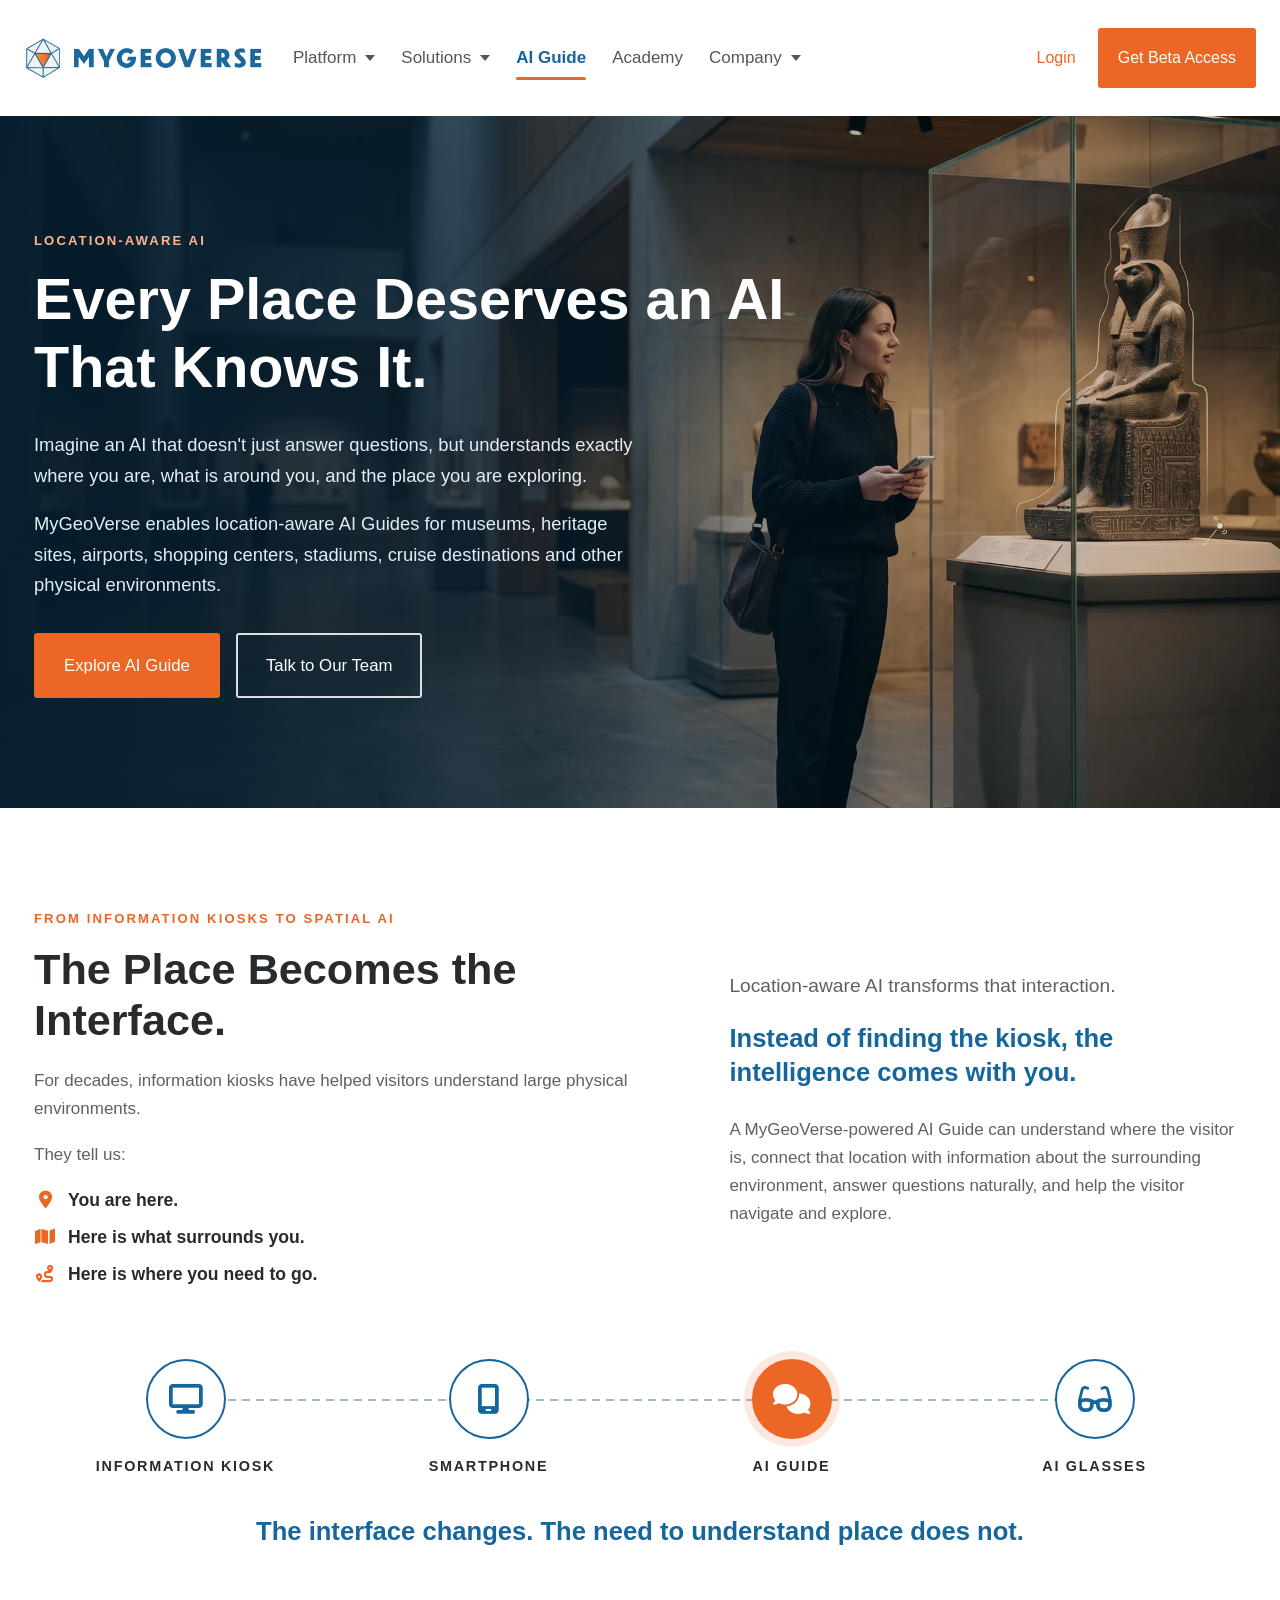
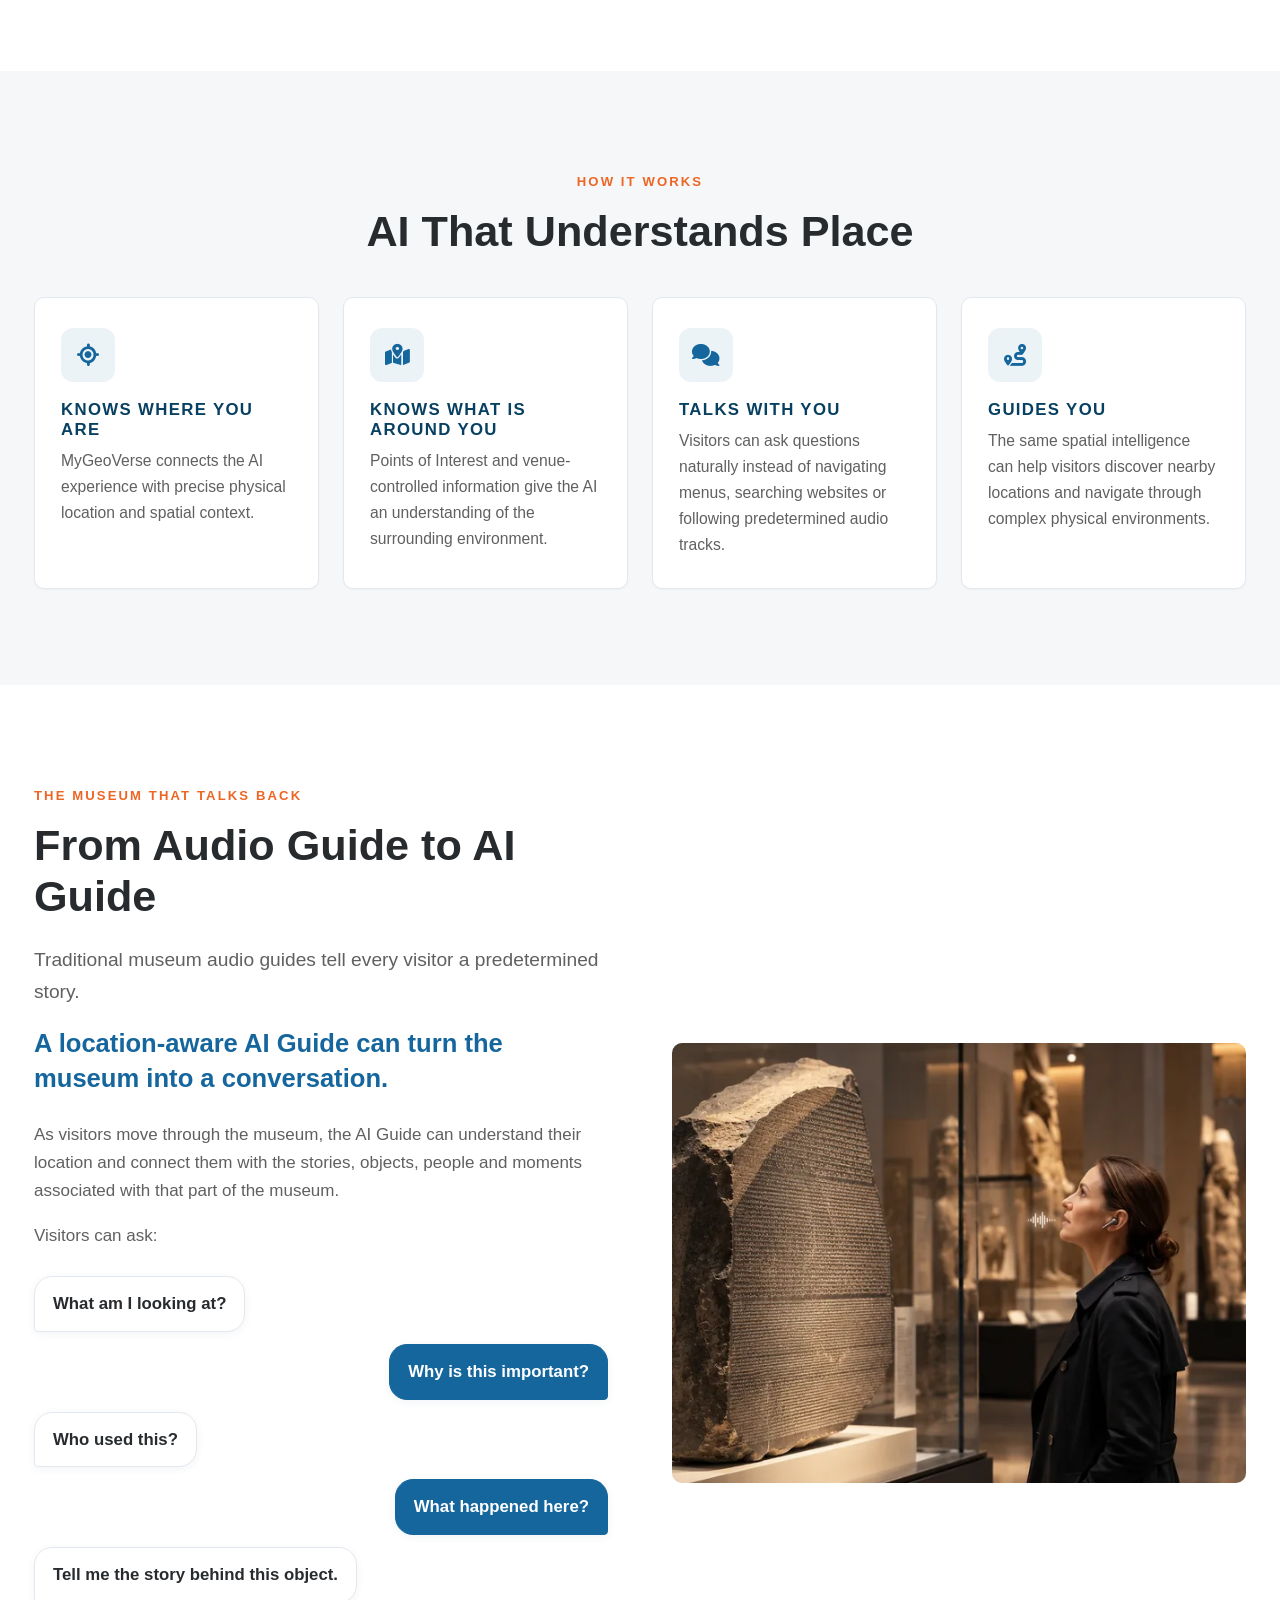
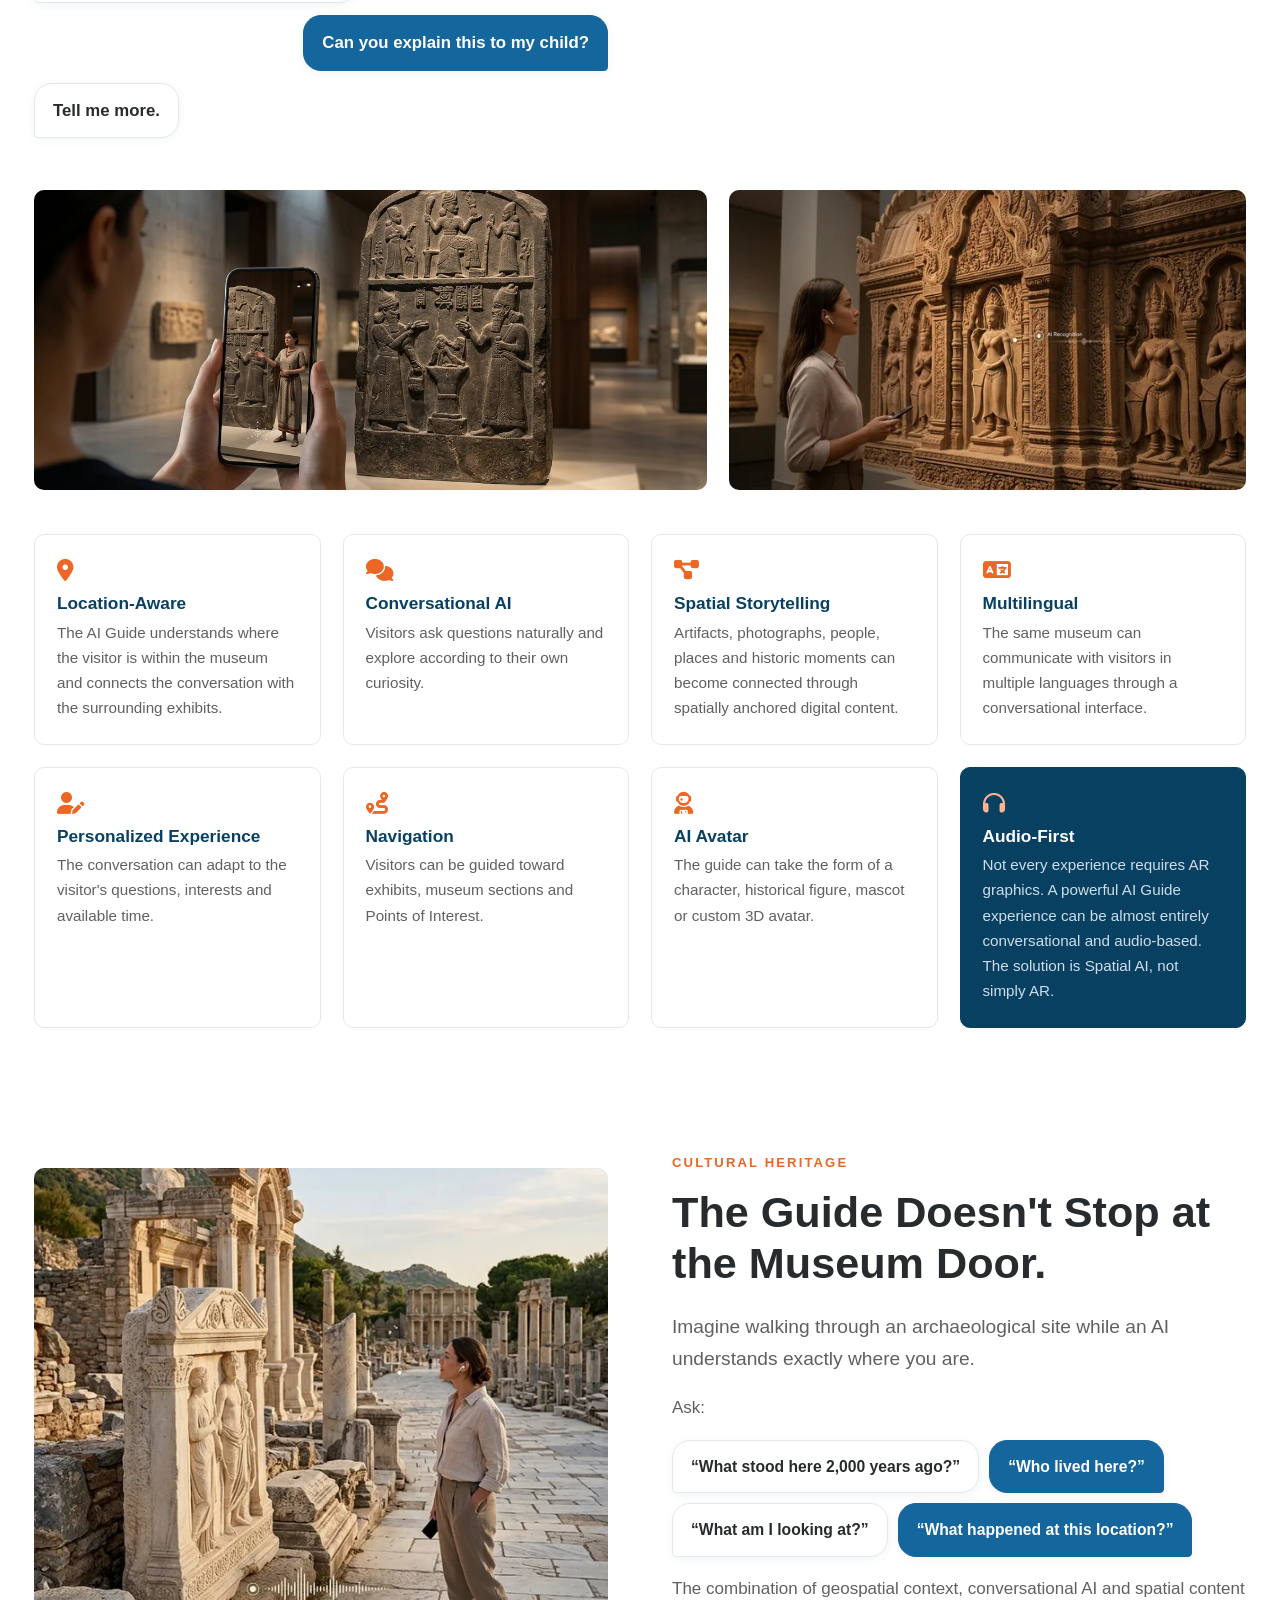
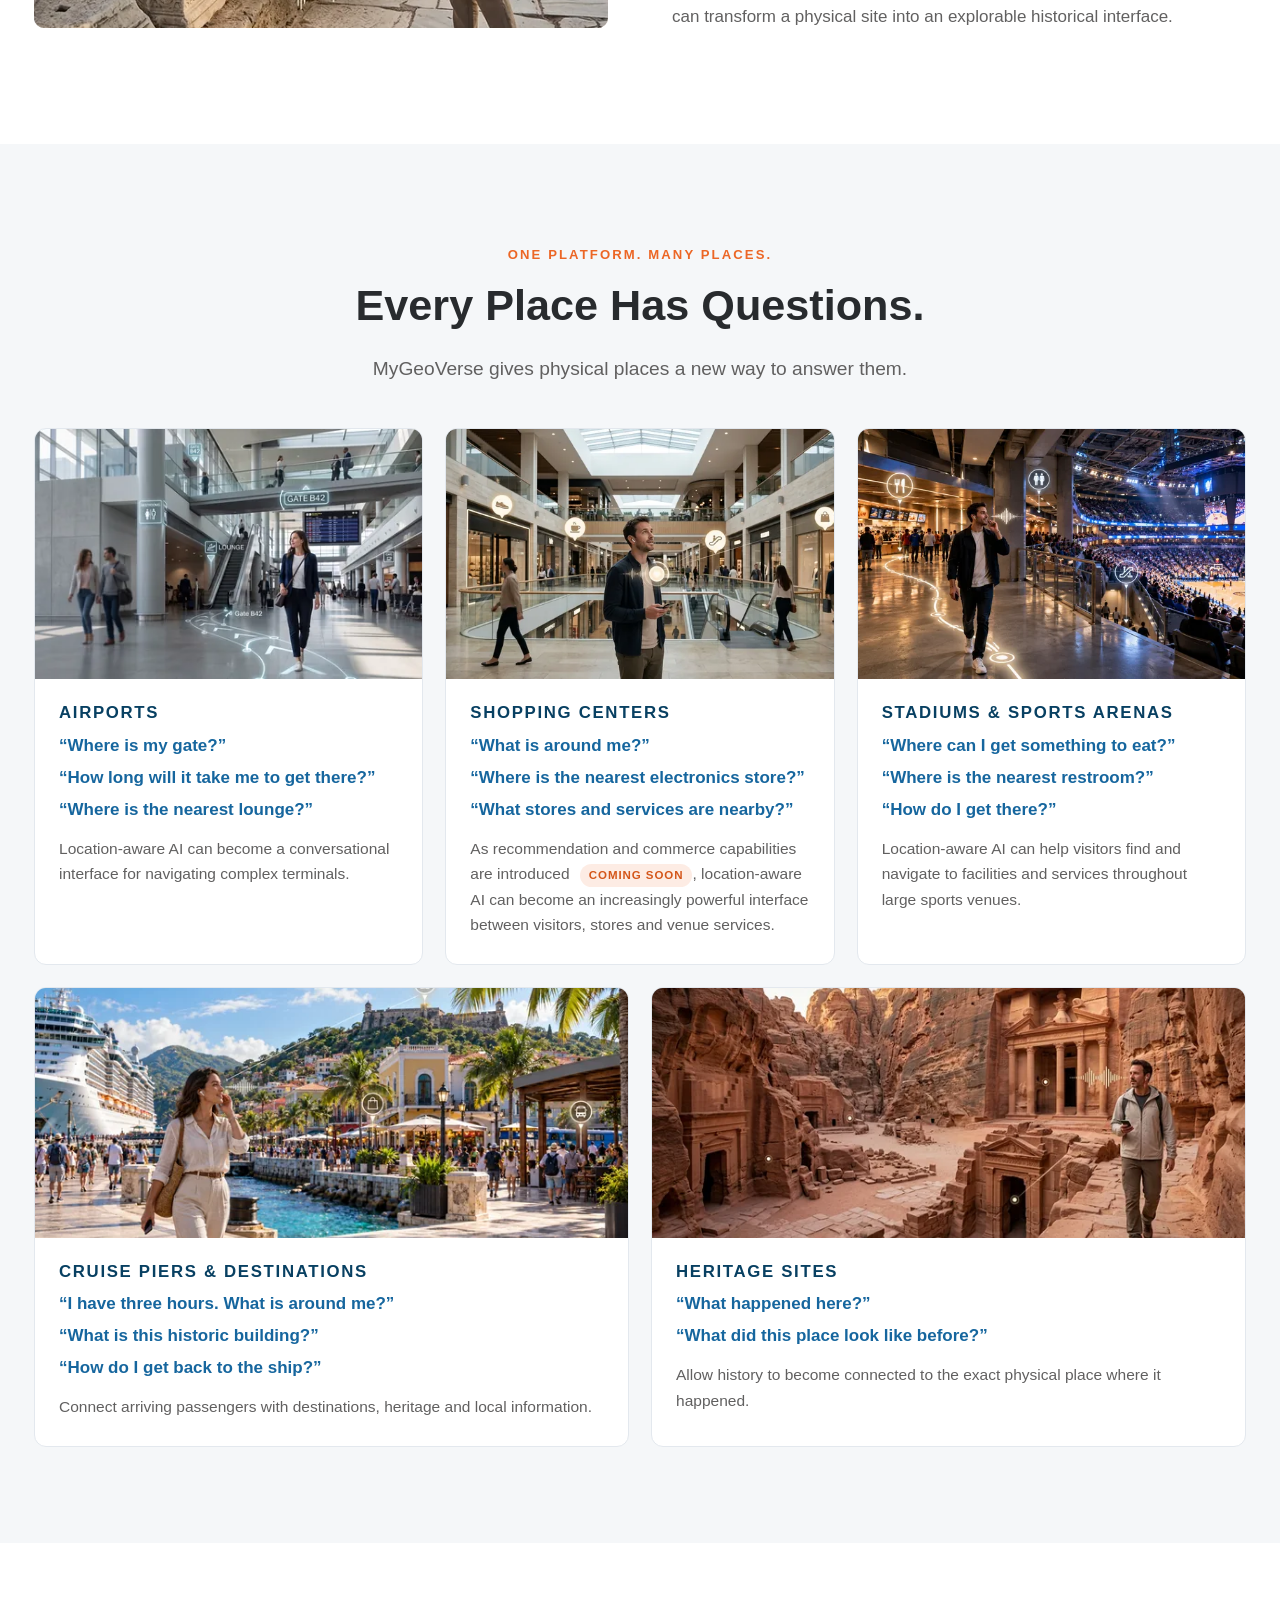
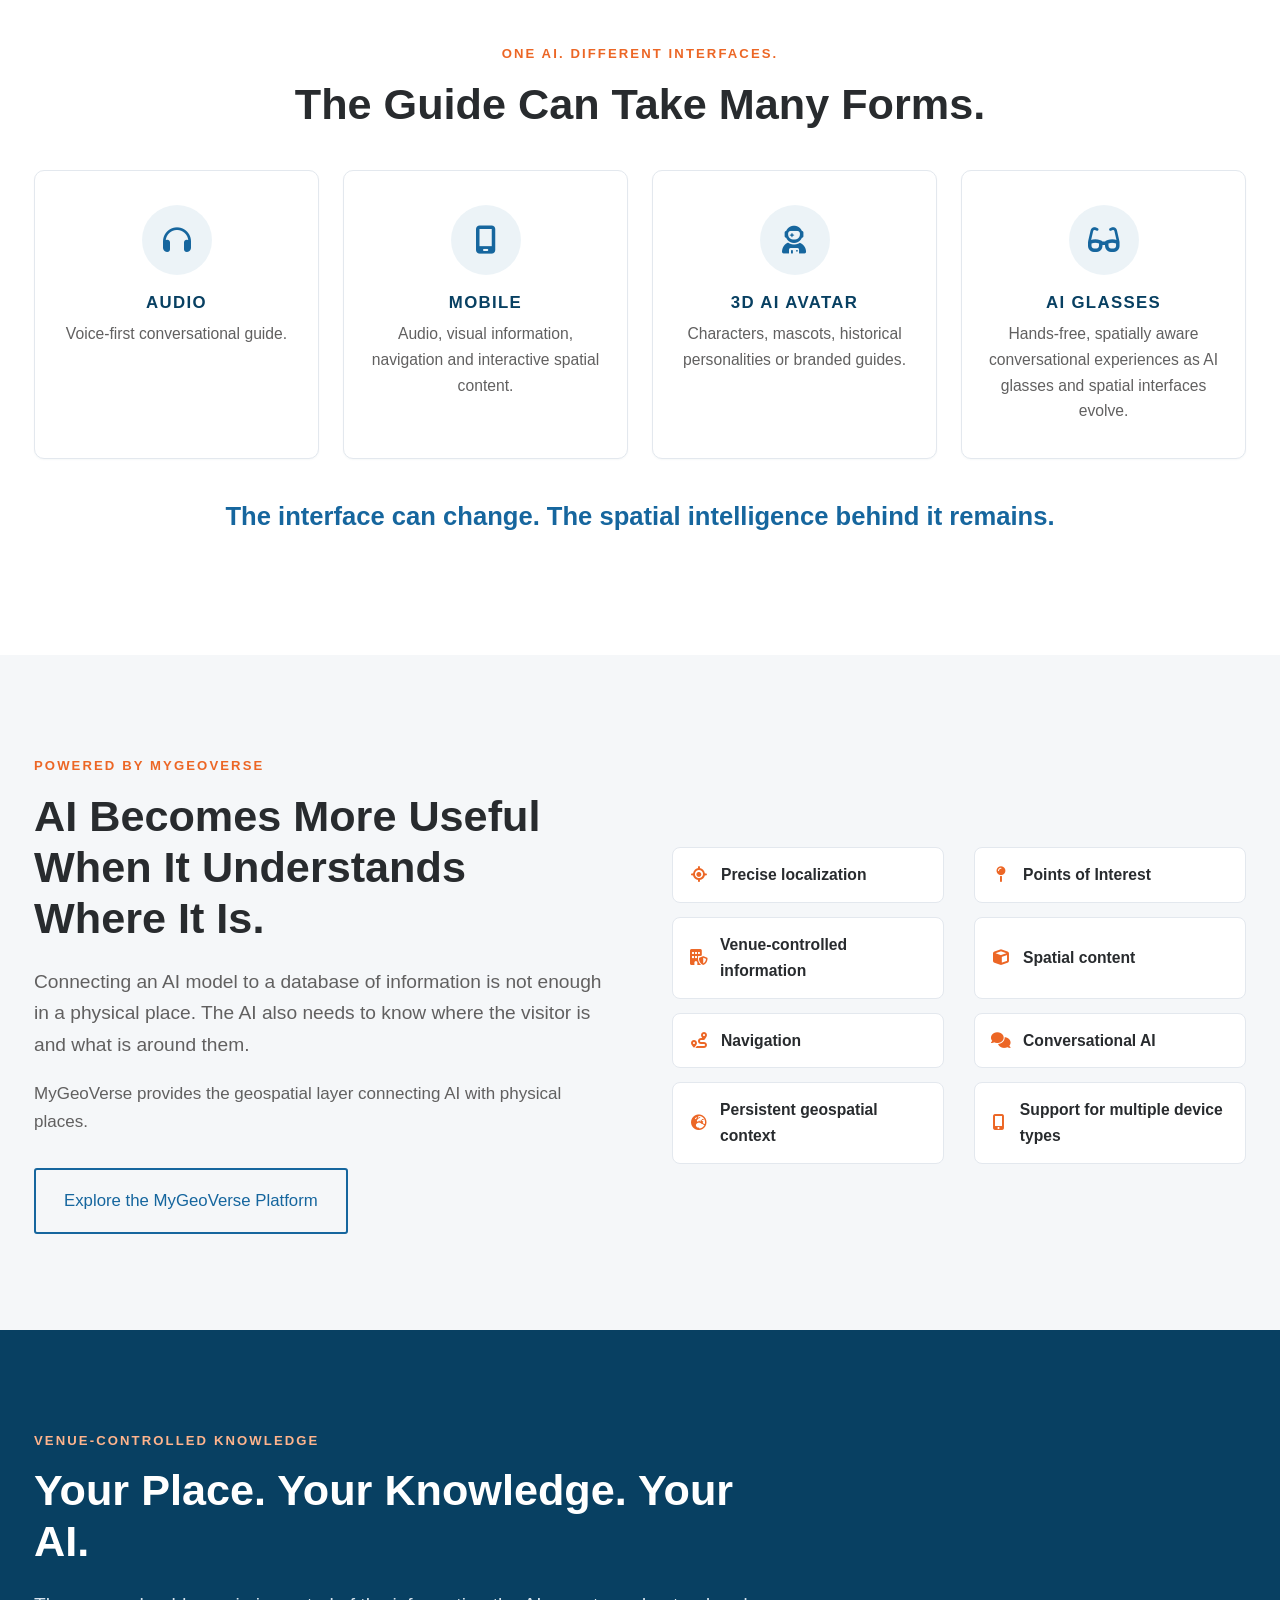
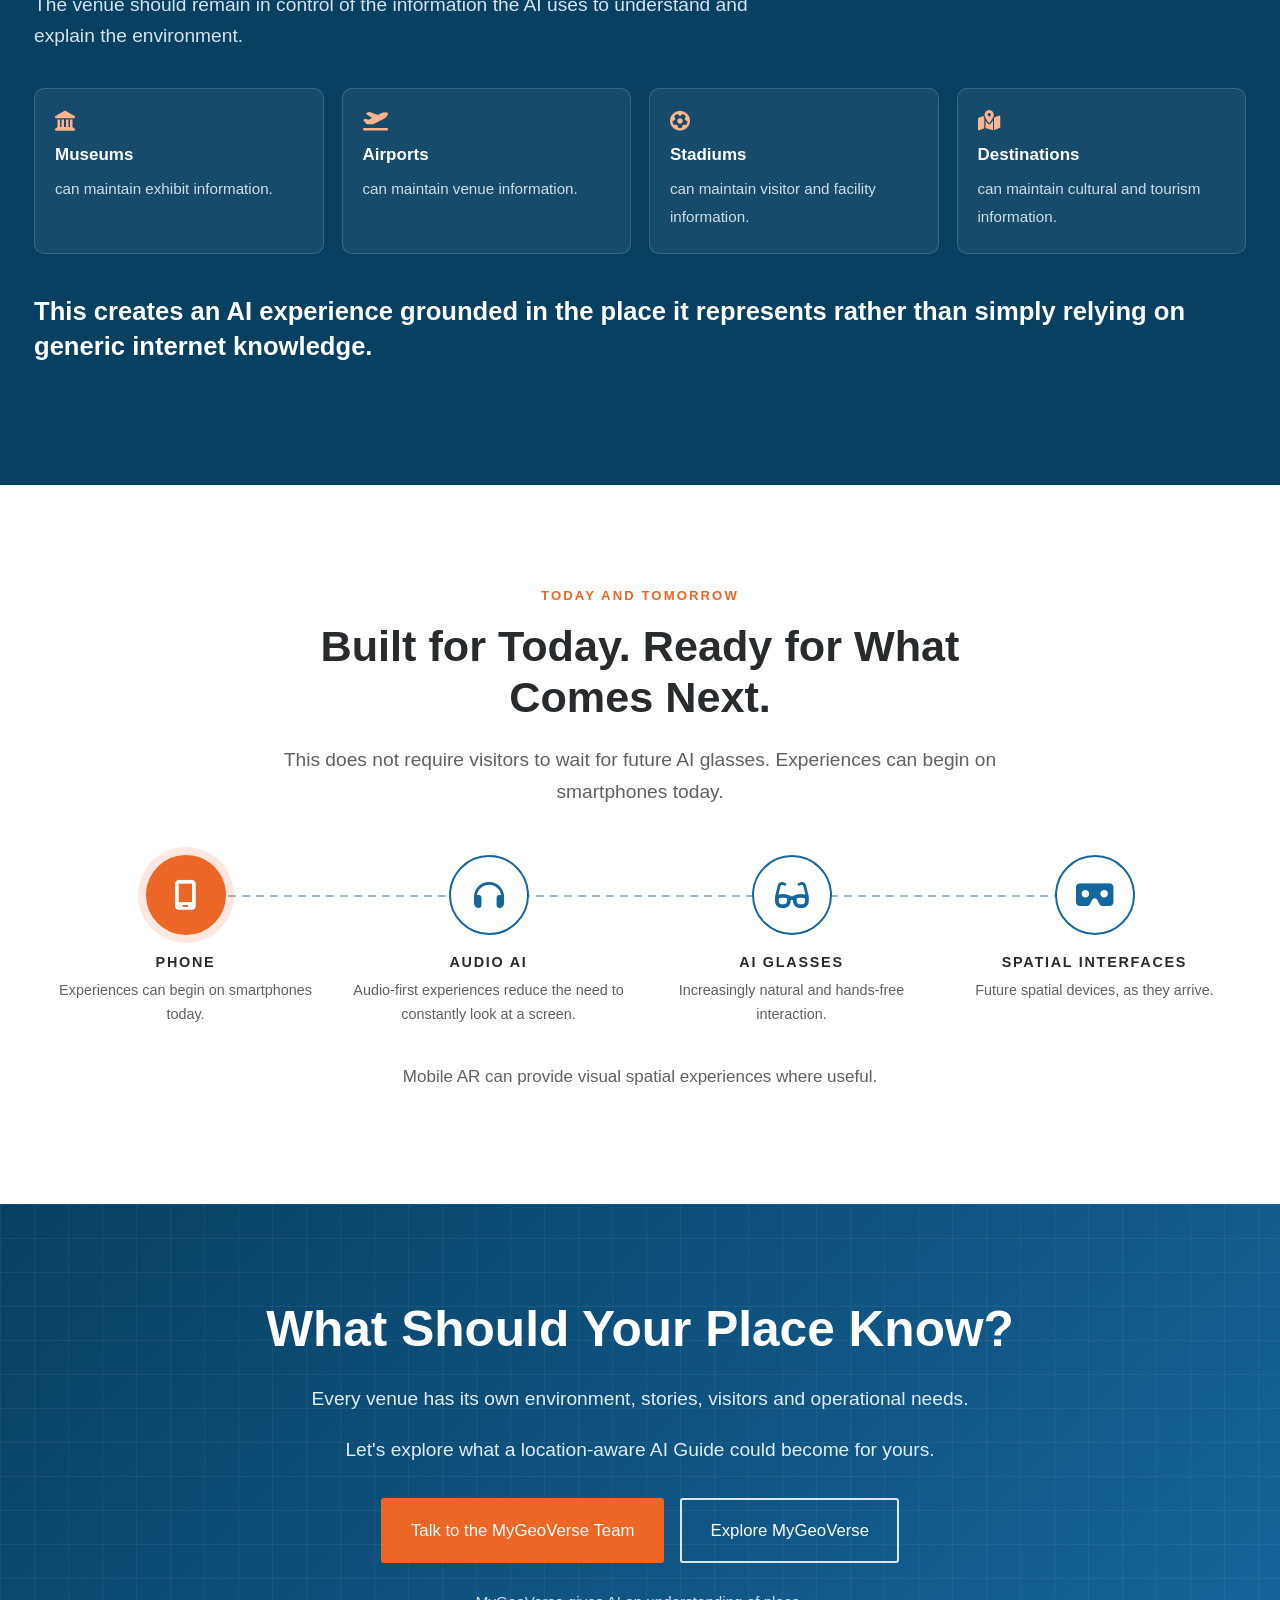
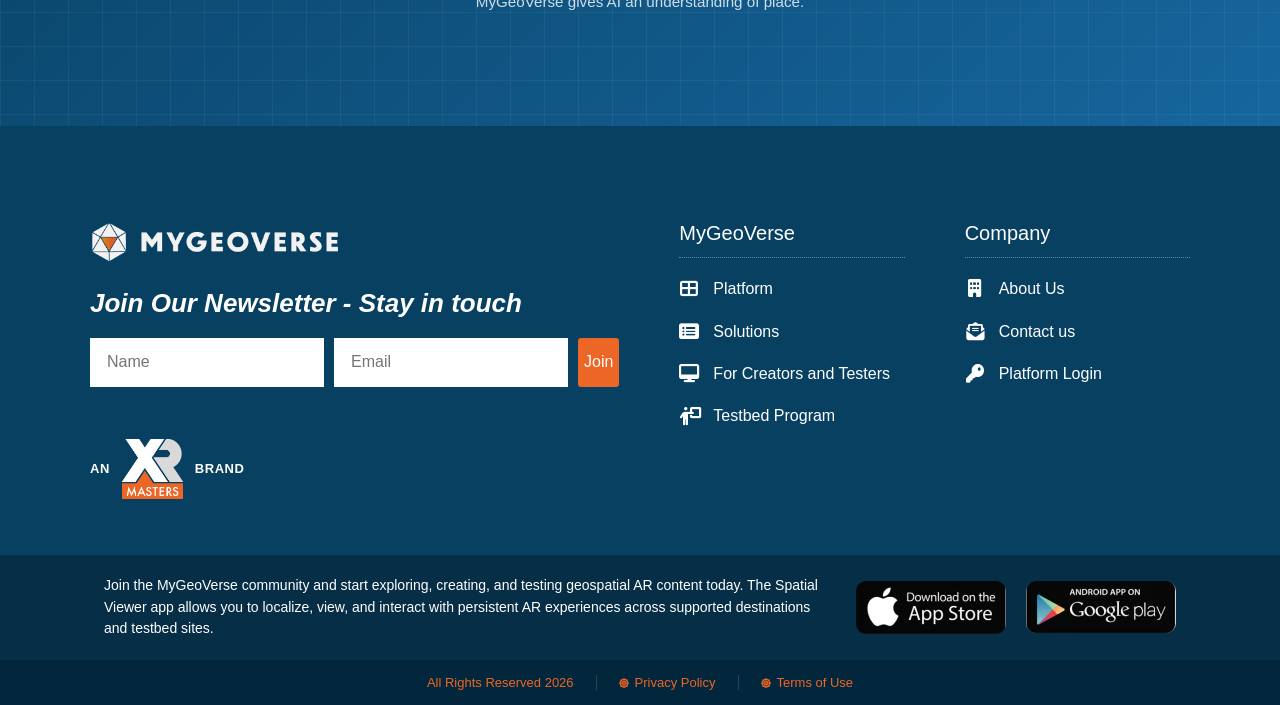
<file: index.html>
<!doctype html>
<html lang="en">
<head>
<meta charset="UTF-8">
<meta name="viewport" content="width=device-width, initial-scale=1">
<title>Location-Aware AI Guide for Museums &amp; Physical Places | MyGeoVerse</title>
<meta name="description" content="MyGeoVerse enables location-aware AI Guides that understand where visitors are, what is around them, and how to guide them through museums, heritage sites, airports, shopping centers, stadiums and destinations.">
<link rel="canonical" href="https://guide.mygeoverse.com/">
<meta property="og:type" content="website">
<meta property="og:site_name" content="MyGeoVerse">
<meta property="og:title" content="Every Place Deserves an AI That Knows It. | MyGeoVerse AI Guide">
<meta property="og:description" content="Location-aware AI Guides for museums, heritage sites, airports, shopping centers, stadiums and destinations.">
<meta property="og:url" content="https://guide.mygeoverse.com/">
<link rel="icon" href="/assets/img/mgv-logo-footer.webp">
<link rel="stylesheet" href="https://cdnjs.cloudflare.com/ajax/libs/font-awesome/6.5.2/css/all.min.css">
<link rel="stylesheet" href="/assets/css/style.css">
</head>
<body>

<!-- ===== HEADER: reproduces www.mygeoverse.com ===== -->
<header class="mgv">
  <div class="mgv-bar">
    <a class="mgv-logo" href="https://www.mygeoverse.com/"><img src="/assets/img/mgv-logo.webp" alt="MyGeoVerse" width="300" height="56"></a>

    <nav class="mgv-nav" aria-label="Main">
      <div class="item has-mega">
        <button type="button" aria-expanded="false">Platform <span class="caret"></span></button>
        <div class="mega">
          <div class="mega-inner cols-1-3">
            <div class="mega-col">
              <h4>MyGeoVerse</h4>
              <ul class="mega-links">
                <li><a href="https://www.mygeoverse.com/platform/what-is-it/"><i class="fa-solid fa-users-rays"></i>What is MyGeoVerse?</a></li>
                <li><a href="https://www.mygeoverse.com/platform/for-creators-testers/"><i class="fa-solid fa-users-gear"></i>For Creators &amp; Testers</a></li>
                <li><a href="https://www.mygeoverse.com/platform/mygeoverse-testbed-program/"><i class="fa-solid fa-user-group"></i>Testbed Program</a></li>
                <li><a href="https://www.mygeoverse.com/platform/open-standards/"><i class="fa-solid fa-gears"></i>Open Standards</a></li>
              </ul>
            </div>
            <div class="mega-col">
              <h4>Platform Features</h4>
              <div class="mega-feats">
                <div class="mega-feat"><a href="https://www.mygeoverse.com/feature/ai-powered-avatars/"><i class="fa-solid fa-signs-post"></i><strong>AI Powered Avatars</strong><span>Conversational avatars that guide users through cultural, retail, or educational spaces with contextual narration and interaction.</span></a></div>
                <div class="mega-feat"><a href="https://www.mygeoverse.com/feature/holopraphic-experience-zones/"><i class="fa-solid fa-compass"></i><strong>AR Wayfinding</strong><span>Turn-by-turn augmented reality navigation for indoor and outdoor venues, from museums to malls.</span></a></div>
                <div class="mega-feat"><a href="https://www.mygeoverse.com/feature/geospatial-anchoring/"><i class="fa-solid fa-anchor"></i><strong>GeoSpatial Anchoring</strong><span>Precisely place persistent AR content using VPS, image markers, GPS, or QR codes.</span></a></div>
                <div class="mega-feat"><a href="https://www.mygeoverse.com/feature/experience-zones/"><i class="fa-solid fa-map-location-dot"></i><strong>Experience Zones</strong><span>Designated areas where multi-user AR presentations, games, or exhibits come to life using shared spatial computing.</span></a></div>
                <div class="mega-feat"><a href="https://www.mygeoverse.com/feature/ar-monetization-tools/"><i class="fa-solid fa-archway"></i><strong>AR Monetization Tools</strong><span>Generate revenue through spatial ads, sponsored content, and tokenized brand activations tied to real-world locations.</span></a></div>
                <div class="mega-feat"><a href="https://www.mygeoverse.com/feature/remote-ar-deployment/"><i class="fa-solid fa-sitemap"></i><strong>Remote AR Deployment</strong><span>Launch and manage geospatial AR content remotely, enabling creators to seed experiences across global destinations without being on-site.</span></a></div>
              </div>
            </div>
          </div>
        </div>
      </div>

      <div class="item has-mega">
        <button type="button" aria-expanded="false">Solutions <span class="caret"></span></button>
        <div class="mega">
          <div class="mega-inner cols-1-1">
            <div class="mega-col">
              <h4>By Use Case</h4>
              <div class="mega-feats">
                <div class="mega-feat"><a href="https://www.mygeoverse.com/use-case/ai-powered-xr-experiences/"><i class="fa-regular fa-eye"></i><strong>AI-Powered XR Experiences</strong><span>Deploy interactive, location-based avatars, storytellers, and site-specific AR guides.</span></a></div>
                <div class="mega-feat"><a href="https://www.mygeoverse.com/use-case/ar-navigation-solutions/"><i class="fa-solid fa-map-location-dot"></i><strong>AR Navigation Solutions</strong><span>Guide users indoors or outdoors using persistent AR paths and contextual overlays.</span></a></div>
                <div class="mega-feat"><a href="https://www.mygeoverse.com/use-case/custom-xr-event-booths/"><i class="fa-solid fa-person-booth"></i><strong>Custom XR Event Booths</strong><span>Make your booth or event space unforgettable with shared AR and AI-driven storytelling.</span></a></div>
                <div class="mega-feat"><a href="https://www.mygeoverse.com/use-case/interactive-product-showcases/"><i class="fa-solid fa-lightbulb"></i><strong>Interactive Product Showcases</strong><span>Create impactful, interactive presentations using XR to leave a lasting impression.</span></a></div>
                <div class="mega-feat"><a href="https://www.mygeoverse.com/use-case/xr-transformations-for-spaces/"><i class="fa-solid fa-archway"></i><strong>XR Transformations for Spaces</strong><span>Enrich your store, museum, stadium, mall, hotel, city, factory, or any location with immersive and AI-driven storytelling.</span></a></div>
                <div class="mega-feat"><a href="https://www.mygeoverse.com/use-case/geospatial-gaming-tokenized-experiences/"><i class="fa-solid fa-gamepad"></i><strong>Geospatial Gaming &amp; Tokenized Experiences</strong><span>Location-based games, tokenized experiences, NFT-based AR quests.</span></a></div>
              </div>
            </div>
            <div class="mega-col">
              <h4>By industry</h4>
              <div class="mega-feats">
                <div class="mega-feat"><a href="https://www.mygeoverse.com/industries/tourism-cultural-heritage/"><i class="fa-solid fa-map"></i><strong>Tourism &amp; Cultural Heritage</strong><span>Empower destinations with AI tour guides, historical reconstructions, and local promotions</span></a></div>
                <div class="mega-feat"><a href="https://www.mygeoverse.com/industries/education-innovation-labs/"><i class="fa-solid fa-school"></i><strong>Education &amp; Innovation Labs</strong><span>Deploy XR-ready labs, launch academy programs, and empower student creators.</span></a></div>
                <div class="mega-feat"><a href="https://www.mygeoverse.com/industries/events-experiential-marketing/"><i class="fa-solid fa-users"></i><strong>Events &amp; Experiential Marketing</strong><span>From expos to festivals, add AI-powered spatial storytelling and AR-enhanced brand moments.</span></a></div>
                <div class="mega-feat"><a href="https://www.mygeoverse.com/industries/retail-smart-venues/"><i class="fa-solid fa-bag-shopping"></i><strong>Retail &amp; Smart Venues</strong><span>Enhance visitor journeys with AR-assisted navigation, promotions, and gamified experiences.</span></a></div>
                <div class="mega-feat"><a href="https://www.mygeoverse.com/industries/web3-creators-gaming-studios/"><i class="fa-solid fa-gamepad"></i><strong>Web3 Creators &amp; Gaming Studios</strong><span>Monetize real-world spaces through tokenized AR, NFT breeding, and community-built content.</span></a></div>
              </div>
            </div>
          </div>
        </div>
      </div>

      <div class="item"><a href="https://guide.mygeoverse.com/" class="current" aria-current="page">AI Guide</a></div>
      <div class="item"><a href="https://academy.mygeoverse.com/">Academy</a></div>

      <div class="item has-mega">
        <button type="button" aria-expanded="false">Company <span class="caret"></span></button>
        <div class="mega">
          <div class="mega-inner cols-1-3">
            <div class="mega-col">
              <h4>Company</h4>
              <ul class="mega-links">
                <li><a href="https://www.mygeoverse.com/company/about-us/"><i class="fa-solid fa-users"></i>About Us</a></li>
                <li><a href="https://www.mygeoverse.com/company/contact-us/"><i class="fa-solid fa-envelope-open-text"></i>Contact Us</a></li>
              </ul>
            </div>
            <div class="mega-col">
              <h4>Get The App</h4>
              <div class="mega-app">
                <p>Join the MyGeoVerse community and start exploring, creating, and testing geospatial AR content today. The Spatial Viewer app allows you to localize, view, and interact with persistent AR experiences across supported destinations and testbed sites.</p>
                <div class="stores">
                  <a href="https://apps.apple.com/jm/app/mygeoverse/id6443591665"><img src="/assets/img/appstore.webp" alt="Download on the App Store" width="150" height="52"></a>
                  <a href="https://play.google.com/store/apps/details?id=com.mygeoverse.platform&amp;hl=en&amp;gl=US&amp;pli=1"><img src="/assets/img/googleplay.webp" alt="Get it on Google Play" width="150" height="52"></a>
                </div>
              </div>
            </div>
          </div>
        </div>
      </div>

      <a class="mgv-beta mobile-beta" href="https://www.mygeoverse.com/platform/for-creators-testers/#testers">Get Beta Access</a>
    </nav>

    <div class="mgv-actions">
      <a class="mgv-login js-login" href="https://dashboard.mygeoverse.com/">Login</a>
      <a class="mgv-beta" href="https://www.mygeoverse.com/platform/for-creators-testers/#testers">Get Beta Access</a>
      <button class="mgv-burger" type="button" aria-label="Menu" aria-expanded="false"><i class="fa-solid fa-bars"></i></button>
    </div>
  </div>
</header>

<main>

  <!-- 5. HERO -->
  <section class="hero">
    <div class="img-slot hero-media">
      <picture>
        <source type="image/webp" srcset="/assets/img/guide/IMAGE_1-640.webp 640w, /assets/img/guide/IMAGE_1-1200.webp 1200w, /assets/img/guide/IMAGE_1-2000.webp 2000w" sizes="(max-width: 760px) 150vw, 100vw">
        <img class="img-1" src="/assets/img/guide/IMAGE_1.jpg" alt="Visitor using a location-aware AI guide while exploring an ancient Egyptian museum exhibit." width="1600" height="893" fetchpriority="high">
      </picture>
    </div>
    <div class="wrap">
      <span class="eyebrow">Location-Aware AI</span>
      <h1>Every Place Deserves an AI That Knows It.</h1>
      <p>Imagine an AI that doesn't just answer questions, but understands exactly where you are, what is around you, and the place you are exploring.</p>
      <p>MyGeoVerse enables location-aware AI Guides for museums, heritage sites, airports, shopping centers, stadiums, cruise destinations and other physical environments.</p>
      <div class="btn-row">
        <a class="btn btn-orange" href="#how-it-works">Explore AI Guide</a>
        <a class="btn btn-outline-light" href="https://www.mygeoverse.com/company/contact-us/">Talk to Our Team</a>
      </div>
    </div>
  </section>

  <!-- 6. THE BIG IDEA -->
  <section>
    <div class="wrap">
      <div class="split wide-text">
        <div>
          <span class="eyebrow">From Information Kiosks to Spatial AI</span>
          <h2>The Place Becomes the Interface.</h2>
          <p>For decades, information kiosks have helped visitors understand large physical environments.</p>
          <p>They tell us:</p>
          <ul class="kiosk-lines">
            <li><i class="fa-solid fa-location-dot"></i>You are here.</li>
            <li><i class="fa-solid fa-map"></i>Here is what surrounds you.</li>
            <li><i class="fa-solid fa-route"></i>Here is where you need to go.</li>
          </ul>
        </div>
        <div>
          <p class="lede">Location-aware AI transforms that interaction.</p>
          <p class="statement">Instead of finding the kiosk, the intelligence comes with you.</p>
          <p>A MyGeoVerse-powered AI Guide can understand where the visitor is, connect that location with information about the surrounding environment, answer questions naturally, and help the visitor navigate and explore.</p>
        </div>
      </div>
      <div class="progression" aria-label="From information kiosk to AI glasses">
        <div class="prog-step"><div class="ico"><i class="fa-solid fa-display"></i></div><strong>Information Kiosk</strong></div>
        <div class="prog-step"><div class="ico"><i class="fa-solid fa-mobile-screen"></i></div><strong>Smartphone</strong></div>
        <div class="prog-step now"><div class="ico"><i class="fa-solid fa-comments"></i></div><strong>AI Guide</strong></div>
        <div class="prog-step"><div class="ico"><i class="fa-solid fa-glasses"></i></div><strong>AI Glasses</strong></div>
      </div>
      <p class="statement center">The interface changes. The need to understand place does not.</p>
    </div>
  </section>

  <!-- 7. HOW IT WORKS -->
  <section class="bg-light" id="how-it-works">
    <div class="wrap">
      <div class="center"><div class="narrow">
        <span class="eyebrow">How It Works</span>
        <h2>AI That Understands Place</h2>
      </div></div>
      <div class="grid grid-4" style="margin-top:40px;">
        <div class="card"><div class="ico"><i class="fa-solid fa-location-crosshairs"></i></div><h3>Knows where you are</h3><p>MyGeoVerse connects the AI experience with precise physical location and spatial context.</p></div>
        <div class="card"><div class="ico"><i class="fa-solid fa-map-location-dot"></i></div><h3>Knows what is around you</h3><p>Points of Interest and venue-controlled information give the AI an understanding of the surrounding environment.</p></div>
        <div class="card"><div class="ico"><i class="fa-solid fa-comments"></i></div><h3>Talks with you</h3><p>Visitors can ask questions naturally instead of navigating menus, searching websites or following predetermined audio tracks.</p></div>
        <div class="card"><div class="ico"><i class="fa-solid fa-route"></i></div><h3>Guides you</h3><p>The same spatial intelligence can help visitors discover nearby locations and navigate through complex physical environments.</p></div>
      </div>
    </div>
  </section>

  <!-- 8. PRIMARY SHOWCASE: MUSEUMS -->
  <section id="museums">
    <div class="wrap">
      <div class="split">
        <div>
          <span class="eyebrow">The Museum That Talks Back</span>
          <h2>From Audio Guide to AI Guide</h2>
          <p class="lede">Traditional museum audio guides tell every visitor a predetermined story.</p>
          <p class="statement">A location-aware AI Guide can turn the museum into a conversation.</p>
          <p>As visitors move through the museum, the AI Guide can understand their location and connect them with the stories, objects, people and moments associated with that part of the museum.</p>
          <p>Visitors can ask:</p>
          <div class="convo">
            <span class="bubble">What am I looking at?</span>
            <span class="bubble">Why is this important?</span>
            <span class="bubble">Who used this?</span>
            <span class="bubble">What happened here?</span>
            <span class="bubble">Tell me the story behind this object.</span>
            <span class="bubble">Can you explain this to my child?</span>
            <span class="bubble">Tell me more.</span>
          </div>
        </div>
        <div class="showcase-media">
          <div class="img-slot tall">
            <picture>
        <source type="image/webp" srcset="/assets/img/guide/IMAGE_2_new-640.webp 640w, /assets/img/guide/IMAGE_2_new-1125.webp 1125w" sizes="(min-width: 900px) 45vw, 100vw">
        <img class="img-2" src="/assets/img/guide/IMAGE_2_new.jpg" alt="Visitor asking a location-aware AI guide about an ancient Egyptian museum artifact." width="1125" height="1398" loading="lazy" decoding="async">
      </picture>
          </div>
        </div>
      </div>

      <!-- 9. MUSEUM EXPERIENCE FEATURES -->
      <div class="feature-images">
        <div class="img-slot"><picture>
        <source type="image/webp" srcset="/assets/img/guide/IMAGE_3-640.webp 640w, /assets/img/guide/IMAGE_3-1200.webp 1200w, /assets/img/guide/IMAGE_3-1376.webp 1376w" sizes="(min-width: 800px) 55vw, 100vw">
        <img class="img-3" src="/assets/img/guide/IMAGE_3.jpg" alt="Location-aware 3D AI guide appearing beside a Hittite-inspired museum exhibit." width="1376" height="768" loading="lazy" decoding="async">
      </picture></div>
        <div class="img-slot"><picture>
        <source type="image/webp" srcset="/assets/img/guide/IMAGE_4-640.webp 640w, /assets/img/guide/IMAGE_4-1200.webp 1200w, /assets/img/guide/IMAGE_4-1376.webp 1376w" sizes="(min-width: 800px) 42vw, 100vw">
        <img class="img-4" src="/assets/img/guide/IMAGE_4.jpg" alt="Location-aware AI recognizing a specific figure within a Khmer-inspired historical artifact." width="1376" height="768" loading="lazy" decoding="async">
      </picture></div>
      </div>
      <div class="features">
        <div class="feature"><i class="fa-solid fa-location-dot"></i><h3>Location-Aware</h3><p>The AI Guide understands where the visitor is within the museum and connects the conversation with the surrounding exhibits.</p></div>
        <div class="feature"><i class="fa-solid fa-comments"></i><h3>Conversational AI</h3><p>Visitors ask questions naturally and explore according to their own curiosity.</p></div>
        <div class="feature"><i class="fa-solid fa-diagram-project"></i><h3>Spatial Storytelling</h3><p>Artifacts, photographs, people, places and historic moments can become connected through spatially anchored digital content.</p></div>
        <div class="feature"><i class="fa-solid fa-language"></i><h3>Multilingual</h3><p>The same museum can communicate with visitors in multiple languages through a conversational interface.</p></div>
        <div class="feature"><i class="fa-solid fa-user-pen"></i><h3>Personalized Experience</h3><p>The conversation can adapt to the visitor's questions, interests and available time.</p></div>
        <div class="feature"><i class="fa-solid fa-route"></i><h3>Navigation</h3><p>Visitors can be guided toward exhibits, museum sections and Points of Interest.</p></div>
        <div class="feature"><i class="fa-solid fa-user-astronaut"></i><h3>AI Avatar</h3><p>The guide can take the form of a character, historical figure, mascot or custom 3D avatar.</p></div>
        <div class="feature highlight"><i class="fa-solid fa-headphones"></i><h3>Audio-First</h3><p>Not every experience requires AR graphics. A powerful AI Guide experience can be almost entirely conversational and audio-based. The solution is Spatial AI, not simply AR.</p></div>
      </div>
    </div>
  </section>

  <!-- 10. CULTURAL HERITAGE (follows the museum section directly) -->
  <section class="heritage">
    <div class="wrap split">
      <div class="img-slot" style="min-height:460px;">
        <picture>
        <source type="image/webp" srcset="/assets/img/guide/IMAGE_5-640.webp 640w, /assets/img/guide/IMAGE_5-928.webp 928w" sizes="(min-width: 900px) 45vw, 100vw">
        <img class="img-5" src="/assets/img/guide/IMAGE_5.jpg" alt="Visitor using a location-aware AI guide while exploring a Greco-Roman archaeological site." width="928" height="1152" loading="lazy" decoding="async">
      </picture>
      </div>
      <div>
        <span class="eyebrow">Cultural Heritage</span>
        <h2>The Guide Doesn't Stop at the Museum Door.</h2>
        <p class="lede">Imagine walking through an archaeological site while an AI understands exactly where you are.</p>
        <p>Ask:</p>
        <div class="convo-inline">
          <span class="bubble">“What stood here 2,000 years ago?”</span>
          <span class="bubble">“Who lived here?”</span>
          <span class="bubble">“What am I looking at?”</span>
          <span class="bubble">“What happened at this location?”</span>
        </div>
        <p>The combination of geospatial context, conversational AI and spatial content can transform a physical site into an explorable historical interface.</p>
      </div>
    </div>
  </section>

  <!-- 11. ONE PLATFORM. MANY PLACES. -->
  <section class="bg-light" id="places">
    <div class="wrap">
      <div class="center"><div class="narrow">
        <span class="eyebrow">One Platform. Many Places.</span>
        <h2>Every Place Has Questions.</h2>
        <p class="lede">MyGeoVerse gives physical places a new way to answer them.</p>
      </div></div>
      <div class="venues">
        <article class="venue">
          <div class="img-slot"><picture>
        <source type="image/webp" srcset="/assets/img/guide/IMAGE_6-640.webp 640w, /assets/img/guide/IMAGE_6-1200.webp 1200w, /assets/img/guide/IMAGE_6-2000.webp 2000w" sizes="(min-width: 1025px) 34vw, (min-width: 641px) 50vw, 100vw">
        <img class="img-6" src="/assets/img/guide/IMAGE_6.jpg" alt="Location-aware AI providing spatial navigation through a modern airport terminal." width="1600" height="686" loading="lazy" decoding="async">
      </picture></div>
          <div class="venue-body">
            <h3>Airports</h3>
            <q>“Where is my gate?”</q><q>“How long will it take me to get there?”</q><q>“Where is the nearest lounge?”</q>
            <p>Location-aware AI can become a conversational interface for navigating complex terminals.</p>
          </div>
        </article>
        <article class="venue">
          <div class="img-slot"><picture>
        <source type="image/webp" srcset="/assets/img/guide/IMAGE_7-640.webp 640w, /assets/img/guide/IMAGE_7-1200.webp 1200w, /assets/img/guide/IMAGE_7-1376.webp 1376w" sizes="(min-width: 1025px) 34vw, (min-width: 641px) 50vw, 100vw">
        <img class="img-7" src="/assets/img/guide/IMAGE_7.jpg" alt="Visitor talking to a location-aware AI that understands nearby places inside a shopping center." width="1376" height="768" loading="lazy" decoding="async">
      </picture></div>
          <div class="venue-body">
            <h3>Shopping Centers</h3>
            <q>“What is around me?”</q><q>“Where is the nearest electronics store?”</q><q>“What stores and services are nearby?”</q>
            <p>As recommendation and commerce capabilities are introduced <span class="tag-soon">Coming Soon</span>, location-aware AI can become an increasingly powerful interface between visitors, stores and venue services.</p>
          </div>
        </article>
        <article class="venue">
          <div class="img-slot"><picture>
        <source type="image/webp" srcset="/assets/img/guide/IMAGE_8-640.webp 640w, /assets/img/guide/IMAGE_8-1200.webp 1200w, /assets/img/guide/IMAGE_8-1678.webp 1678w" sizes="(min-width: 1025px) 34vw, (min-width: 641px) 50vw, 100vw">
        <img class="img-8" src="/assets/img/guide/IMAGE_8.jpg" alt="Location-aware AI guiding a visitor to food and venue facilities inside a basketball arena." width="1600" height="893" loading="lazy" decoding="async">
      </picture></div>
          <div class="venue-body">
            <h3>Stadiums &amp; Sports Arenas</h3>
            <q>“Where can I get something to eat?”</q><q>“Where is the nearest restroom?”</q><q>“How do I get there?”</q>
            <p>Location-aware AI can help visitors find and navigate to facilities and services throughout large sports venues.</p>
          </div>
        </article>
        <article class="venue">
          <div class="img-slot"><picture>
        <source type="image/webp" srcset="/assets/img/guide/IMAGE_9-640.webp 640w, /assets/img/guide/IMAGE_9-1200.webp 1200w, /assets/img/guide/IMAGE_9-1672.webp 1672w" sizes="(min-width: 1025px) 50vw, (min-width: 641px) 50vw, 100vw">
        <img class="img-9" src="/assets/img/guide/IMAGE_9.jpg" alt="Cruise passenger using a location-aware AI guide to explore a Caribbean destination and its cultural landmarks." width="1600" height="900" loading="lazy" decoding="async">
      </picture></div>
          <div class="venue-body">
            <h3>Cruise Piers &amp; Destinations</h3>
            <q>“I have three hours. What is around me?”</q><q>“What is this historic building?”</q><q>“How do I get back to the ship?”</q>
            <p>Connect arriving passengers with destinations, heritage and local information.</p>
          </div>
        </article>
        <article class="venue">
          <div class="img-slot"><picture>
        <source type="image/webp" srcset="/assets/img/guide/IMAGE_10-640.webp 640w, /assets/img/guide/IMAGE_10-1200.webp 1200w, /assets/img/guide/IMAGE_10-1376.webp 1376w" sizes="(min-width: 1025px) 50vw, (min-width: 641px) 50vw, 100vw">
        <img class="img-10" src="/assets/img/guide/IMAGE_10.jpg" alt="Visitor talking to a location-aware AI while exploring a Nabataean-inspired archaeological heritage site." width="1376" height="768" loading="lazy" decoding="async">
      </picture></div>
          <div class="venue-body">
            <h3>Heritage Sites</h3>
            <q>“What happened here?”</q><q>“What did this place look like before?”</q>
            <p>Allow history to become connected to the exact physical place where it happened.</p>
          </div>
        </article>
      </div>
    </div>
  </section>

  <!-- 12. ONE AI. DIFFERENT INTERFACES. -->
  <section>
    <div class="wrap">
      <div class="center"><div class="narrow">
        <span class="eyebrow">One AI. Different Interfaces.</span>
        <h2>The Guide Can Take Many Forms.</h2>
      </div></div>
      <div class="grid grid-4" style="margin-top:40px;">
        <div class="card iface"><div class="ico"><i class="fa-solid fa-headphones"></i></div><h3>Audio</h3><p>Voice-first conversational guide.</p></div>
        <div class="card iface"><div class="ico"><i class="fa-solid fa-mobile-screen"></i></div><h3>Mobile</h3><p>Audio, visual information, navigation and interactive spatial content.</p></div>
        <div class="card iface"><div class="ico"><i class="fa-solid fa-user-astronaut"></i></div><h3>3D AI Avatar</h3><p>Characters, mascots, historical personalities or branded guides.</p></div>
        <div class="card iface"><div class="ico"><i class="fa-solid fa-glasses"></i></div><h3>AI Glasses</h3><p>Hands-free, spatially aware conversational experiences as AI glasses and spatial interfaces evolve.</p></div>
      </div>
      <p class="statement center" style="margin-top:40px;">The interface can change. The spatial intelligence behind it remains.</p>
    </div>
  </section>

  <!-- 13. POWERED BY MYGEOVERSE -->
  <section class="bg-light">
    <div class="wrap split">
      <div>
        <span class="eyebrow">Powered by MyGeoVerse</span>
        <h2>AI Becomes More Useful When It Understands Where It Is.</h2>
        <p class="lede">Connecting an AI model to a database of information is not enough in a physical place. The AI also needs to know where the visitor is and what is around them.</p>
        <p>MyGeoVerse provides the geospatial layer connecting AI with physical places.</p>
        <div class="btn-row"><a class="btn btn-outline" href="https://www.mygeoverse.com/platform/">Explore the MyGeoVerse Platform</a></div>
      </div>
      <ul class="pillars">
        <li><i class="fa-solid fa-location-crosshairs"></i>Precise localization</li>
        <li><i class="fa-solid fa-map-pin"></i>Points of Interest</li>
        <li><i class="fa-solid fa-building-shield"></i>Venue-controlled information</li>
        <li><i class="fa-solid fa-cube"></i>Spatial content</li>
        <li><i class="fa-solid fa-route"></i>Navigation</li>
        <li><i class="fa-solid fa-comments"></i>Conversational AI</li>
        <li><i class="fa-solid fa-earth-europe"></i>Persistent geospatial context</li>
        <li><i class="fa-solid fa-mobile-screen-button"></i>Support for multiple device types</li>
      </ul>
    </div>
  </section>

  <!-- 14. VENUE-CONTROLLED KNOWLEDGE -->
  <section class="bg-navy">
    <div class="wrap">
      <div class="narrow">
        <span class="eyebrow" style="color:#ffb48d;">Venue-Controlled Knowledge</span>
        <h2>Your Place. Your Knowledge. Your AI.</h2>
        <p class="lede">The venue should remain in control of the information the AI uses to understand and explain the environment.</p>
      </div>
      <div class="knowledge">
        <div><i class="fa-solid fa-landmark"></i><strong>Museums</strong><span>can maintain exhibit information.</span></div>
        <div><i class="fa-solid fa-plane-departure"></i><strong>Airports</strong><span>can maintain venue information.</span></div>
        <div><i class="fa-solid fa-futbol"></i><strong>Stadiums</strong><span>can maintain visitor and facility information.</span></div>
        <div><i class="fa-solid fa-map-location-dot"></i><strong>Destinations</strong><span>can maintain cultural and tourism information.</span></div>
      </div>
      <p class="statement" style="margin-top:40px;">This creates an AI experience grounded in the place it represents rather than simply relying on generic internet knowledge.</p>
    </div>
  </section>

  <!-- 15. BUILT FOR TODAY -->
  <section>
    <div class="wrap">
      <div class="center"><div class="narrow">
        <span class="eyebrow">Today and Tomorrow</span>
        <h2>Built for Today. Ready for What Comes Next.</h2>
        <p class="lede">This does not require visitors to wait for future AI glasses. Experiences can begin on smartphones today.</p>
      </div></div>
      <div class="progression" aria-label="From phone to spatial interfaces">
        <div class="prog-step now"><div class="ico"><i class="fa-solid fa-mobile-screen"></i></div><strong>Phone</strong><span>Experiences can begin on smartphones today.</span></div>
        <div class="prog-step"><div class="ico"><i class="fa-solid fa-headphones"></i></div><strong>Audio AI</strong><span>Audio-first experiences reduce the need to constantly look at a screen.</span></div>
        <div class="prog-step"><div class="ico"><i class="fa-solid fa-glasses"></i></div><strong>AI Glasses</strong><span>Increasingly natural and hands-free interaction.</span></div>
        <div class="prog-step"><div class="ico"><i class="fa-solid fa-vr-cardboard"></i></div><strong>Spatial Interfaces</strong><span>Future spatial devices, as they arrive.</span></div>
      </div>
      <p class="center">Mobile AR can provide visual spatial experiences where useful.</p>
    </div>
  </section>

  <!-- 16. FINAL CTA -->
  <section class="final-cta" id="contact">
    <div class="wrap center">
      <div class="narrow">
        <h2>What Should Your Place Know?</h2>
        <p class="lede">Every venue has its own environment, stories, visitors and operational needs.</p>
        <p class="lede">Let's explore what a location-aware AI Guide could become for yours.</p>
        <div class="btn-row">
          <a class="btn btn-orange" href="https://www.mygeoverse.com/company/contact-us/">Talk to the MyGeoVerse Team</a>
          <a class="btn btn-outline-light" href="https://www.mygeoverse.com/">Explore MyGeoVerse</a>
        </div>
        <p style="margin-top:26px; font-size:0.95rem; color:#cfdde9;">MyGeoVerse gives AI an understanding of place.</p>
      </div>
    </div>
  </section>

</main>

<!-- ===== FOOTER: reproduces www.mygeoverse.com ===== -->
<footer class="mgv">
  <div class="mgv-foot-main">
    <div class="mgv-foot-grid">
      <div>
        <a class="mgv-foot-logo" href="https://www.mygeoverse.com"><img src="/assets/img/mgv-logo-white.png" alt="MyGeoVerse" width="250" height="40"></a>
        <div class="mgv-foot-news">
          <h3>Join Our Newsletter - Stay in touch</h3>
          <form class="mgv-news-form" novalidate>
            <input type="text" name="name" placeholder="Name" aria-label="Name">
            <input type="email" name="email" placeholder="Email" aria-label="Email" required>
            <button type="submit">Join</button>
          </form>
          <p class="mgv-news-note" aria-live="polite"></p>
        </div>
        <a class="mgv-foot-xrm" href="https://xr-masters.com/" aria-label="An XR Masters brand"><span>AN</span><img src="/assets/img/xrm-logo-white.png" alt="XR Masters" width="61" height="60"><span>BRAND</span></a>
      </div>
      <div class="mgv-foot-col">
        <h4>MyGeoVerse</h4>
        <ul>
          <li><a href="https://www.mygeoverse.com/platform/"><i class="fa-solid fa-table-cells-large"></i>Platform</a></li>
          <li><a href="https://www.mygeoverse.com/solutions/"><i class="fa-solid fa-rectangle-list"></i>Solutions</a></li>
          <li><a href="https://www.mygeoverse.com/platform/for-creators-testers/"><i class="fa-solid fa-desktop"></i>For Creators and Testers</a></li>
          <li><a href="https://www.mygeoverse.com/platform/mygeoverse-testbed-program/"><i class="fa-solid fa-person-chalkboard"></i>Testbed Program</a></li>
        </ul>
      </div>
      <div class="mgv-foot-col">
        <h4>Company</h4>
        <ul>
          <li><a href="https://www.mygeoverse.com/company/about-us/"><i class="fa-solid fa-building"></i>About Us</a></li>
          <li><a href="https://www.mygeoverse.com/company/contact-us/"><i class="fa-solid fa-envelope-open-text"></i>Contact us</a></li>
          <li><a class="js-login" href="https://dashboard.mygeoverse.com/"><i class="fa-solid fa-key"></i>Platform Login</a></li>
        </ul>
      </div>
    </div>
  </div>
  <div class="mgv-foot-app">
    <div class="inner">
      <p>Join the MyGeoVerse community and start exploring, creating, and testing geospatial AR content today. The Spatial Viewer app allows you to localize, view, and interact with persistent AR experiences across supported destinations and testbed sites.</p>
      <div class="stores">
        <a href="https://apps.apple.com/jm/app/mygeoverse/id6443591665"><img src="/assets/img/appstore.webp" alt="Download on the App Store" width="150" height="52"></a>
        <a href="https://play.google.com/store/apps/details?id=com.mygeoverse.platform&amp;hl=en&amp;gl=US&amp;pli=1"><img src="/assets/img/googleplay.webp" alt="Get it on Google Play" width="150" height="52"></a>
      </div>
    </div>
  </div>
  <div class="mgv-foot-bottom">
    <span>All Rights Reserved 2026</span><a href="https://www.mygeoverse.com/privacy-policy/"><i class="fa-solid fa-dharmachakra"></i>Privacy Policy</a><a href="https://www.mygeoverse.com/terms-of-use/"><i class="fa-solid fa-dharmachakra"></i>Terms of Use</a>
  </div>
</footer>

<!-- Login popup (same content as the one on www.mygeoverse.com) -->
<div class="mgv-modal" id="login-modal" role="dialog" aria-modal="true" aria-labelledby="login-title" hidden>
  <div class="mgv-modal-box">
    <button class="mgv-modal-close" type="button" aria-label="Close"><i class="fa-solid fa-xmark"></i></button>
    <h2 id="login-title">Welcome, Before You Log In</h2>
    <p>The MyGeoVerse login portal is exclusively for <strong>Tester Users</strong> and <strong>Testbed Partner organizations</strong> currently enrolled in our program.</p>
    <p>If you would like to use the MyGeoVerse app, please <strong>download it</strong> on your mobile device. You can register directly through the app and apply to <u>become a Tester User</u> if you’re interested in joining our Tester Society.</p>
    <p>Scan QR Code to download MyGeoVerse mobile app</p>
    <img class="mgv-modal-qr" src="/assets/img/app-qr.png" alt="QR code to download the MyGeoVerse app" width="141" height="141">
    <a class="mgv-modal-link" href="https://www.mygeoverse.com/platform/mygeoverse-testbed-program/">Click to learn more about the MyGeoVerse Testbed Program →</a>
    <div class="mgv-modal-cta"><a class="mgv-modal-btn" href="https://dashboard.mygeoverse.com/">I am a Tester / Testbed Partner Proceed to Login →</a></div>
  </div>
</div>

<script src="/assets/js/main.js"></script>
</body>
</html>
</file>
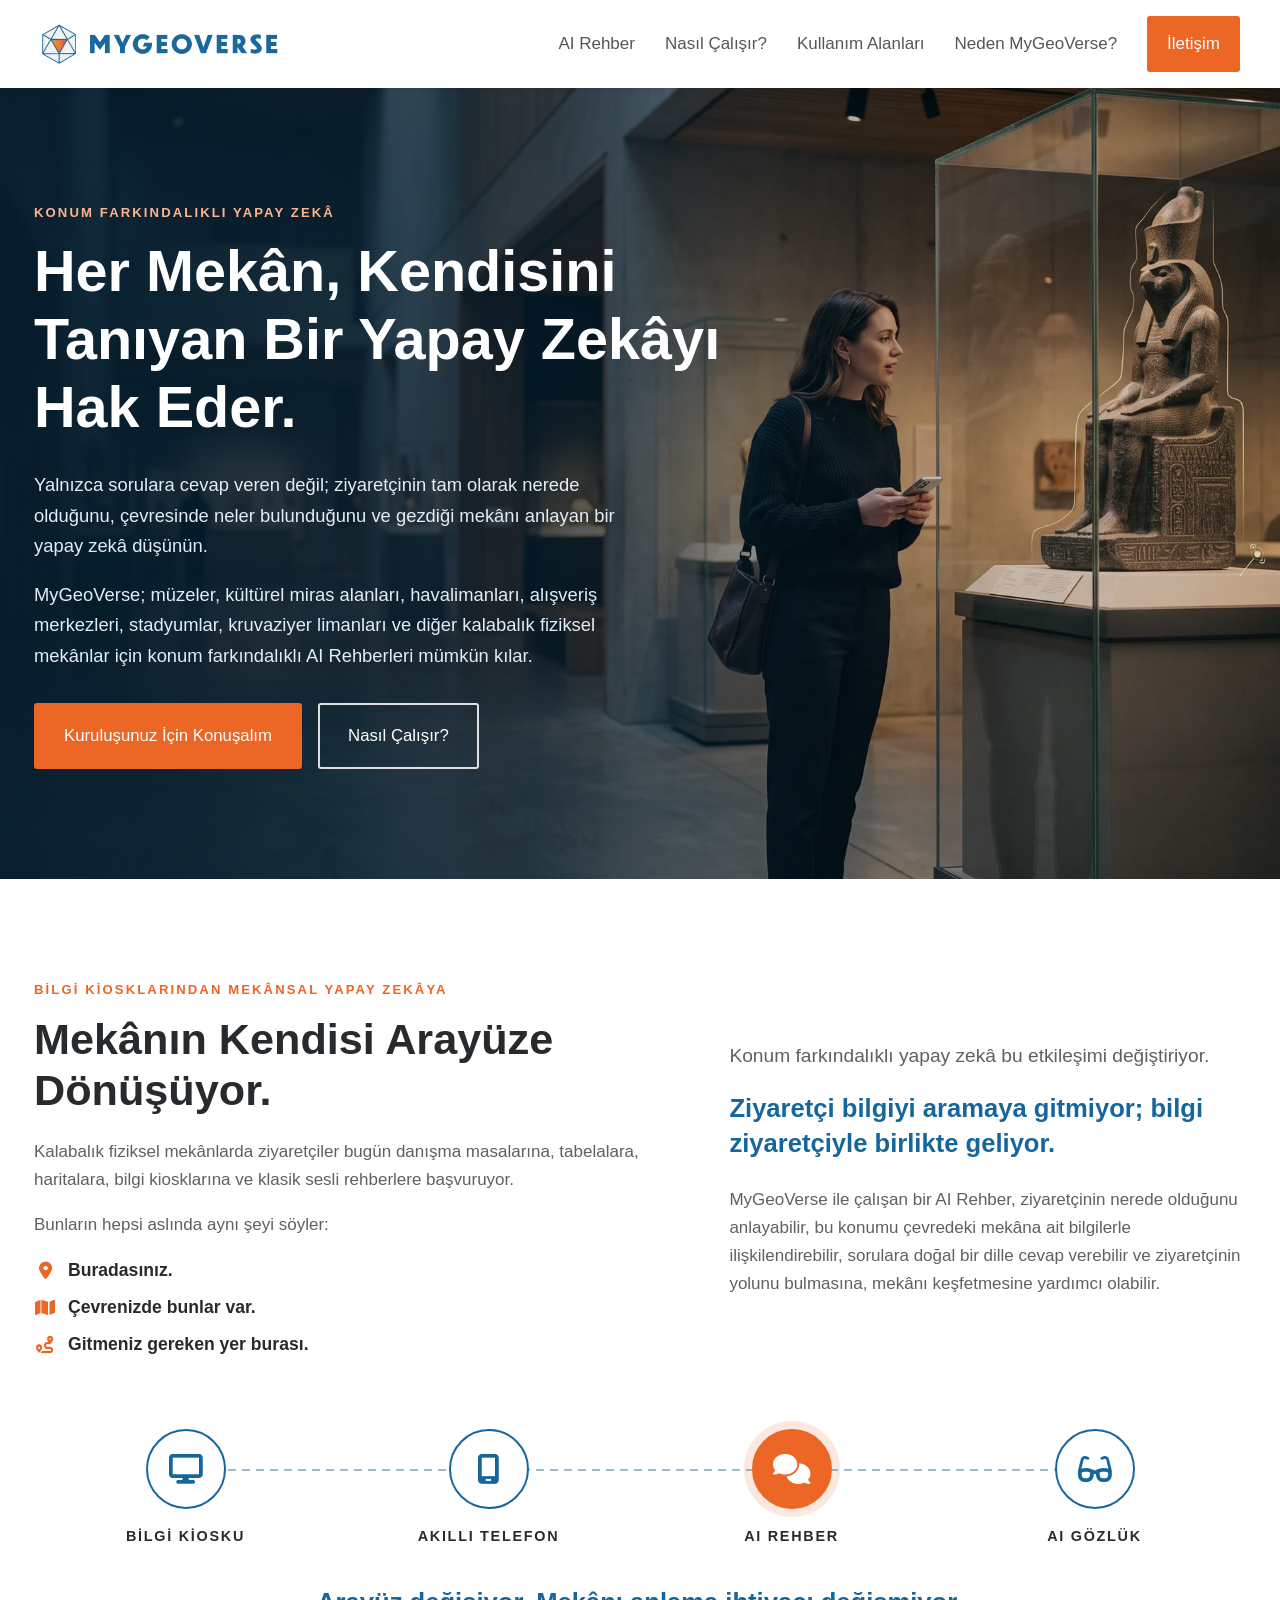
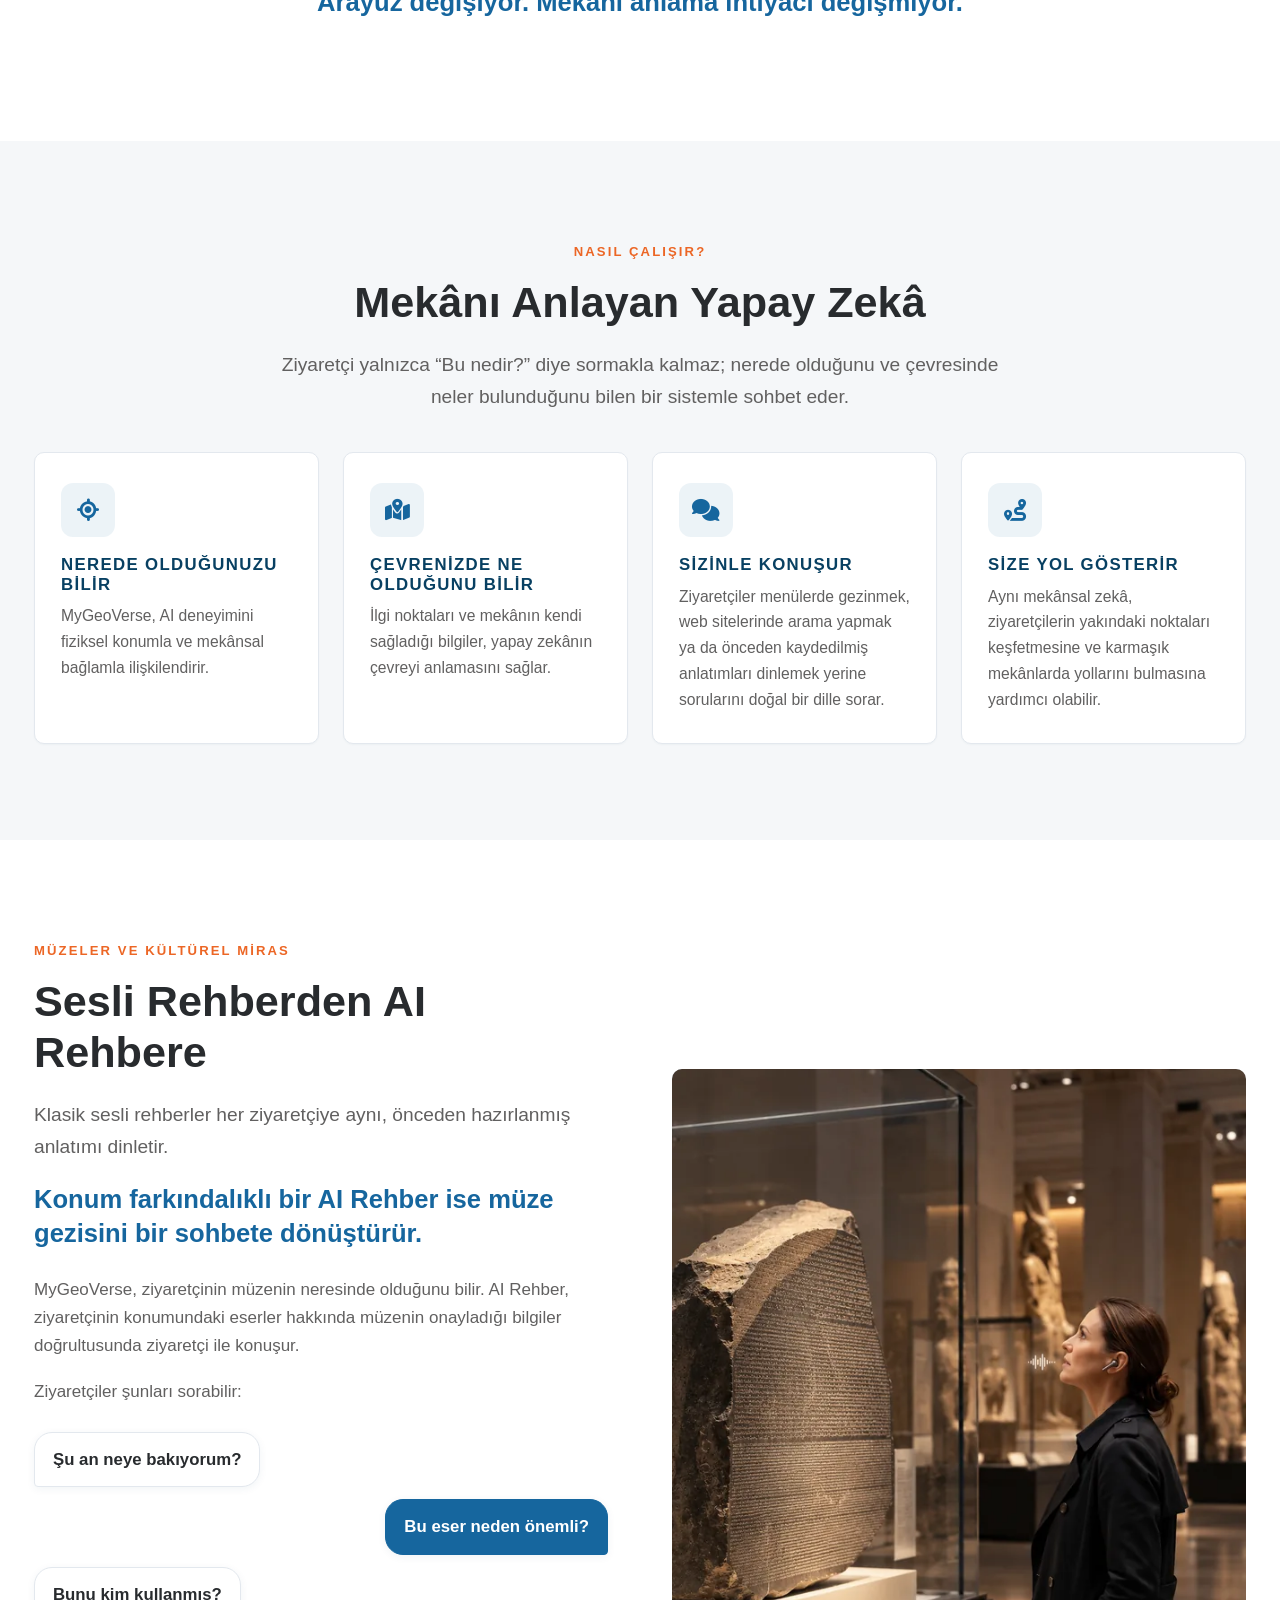
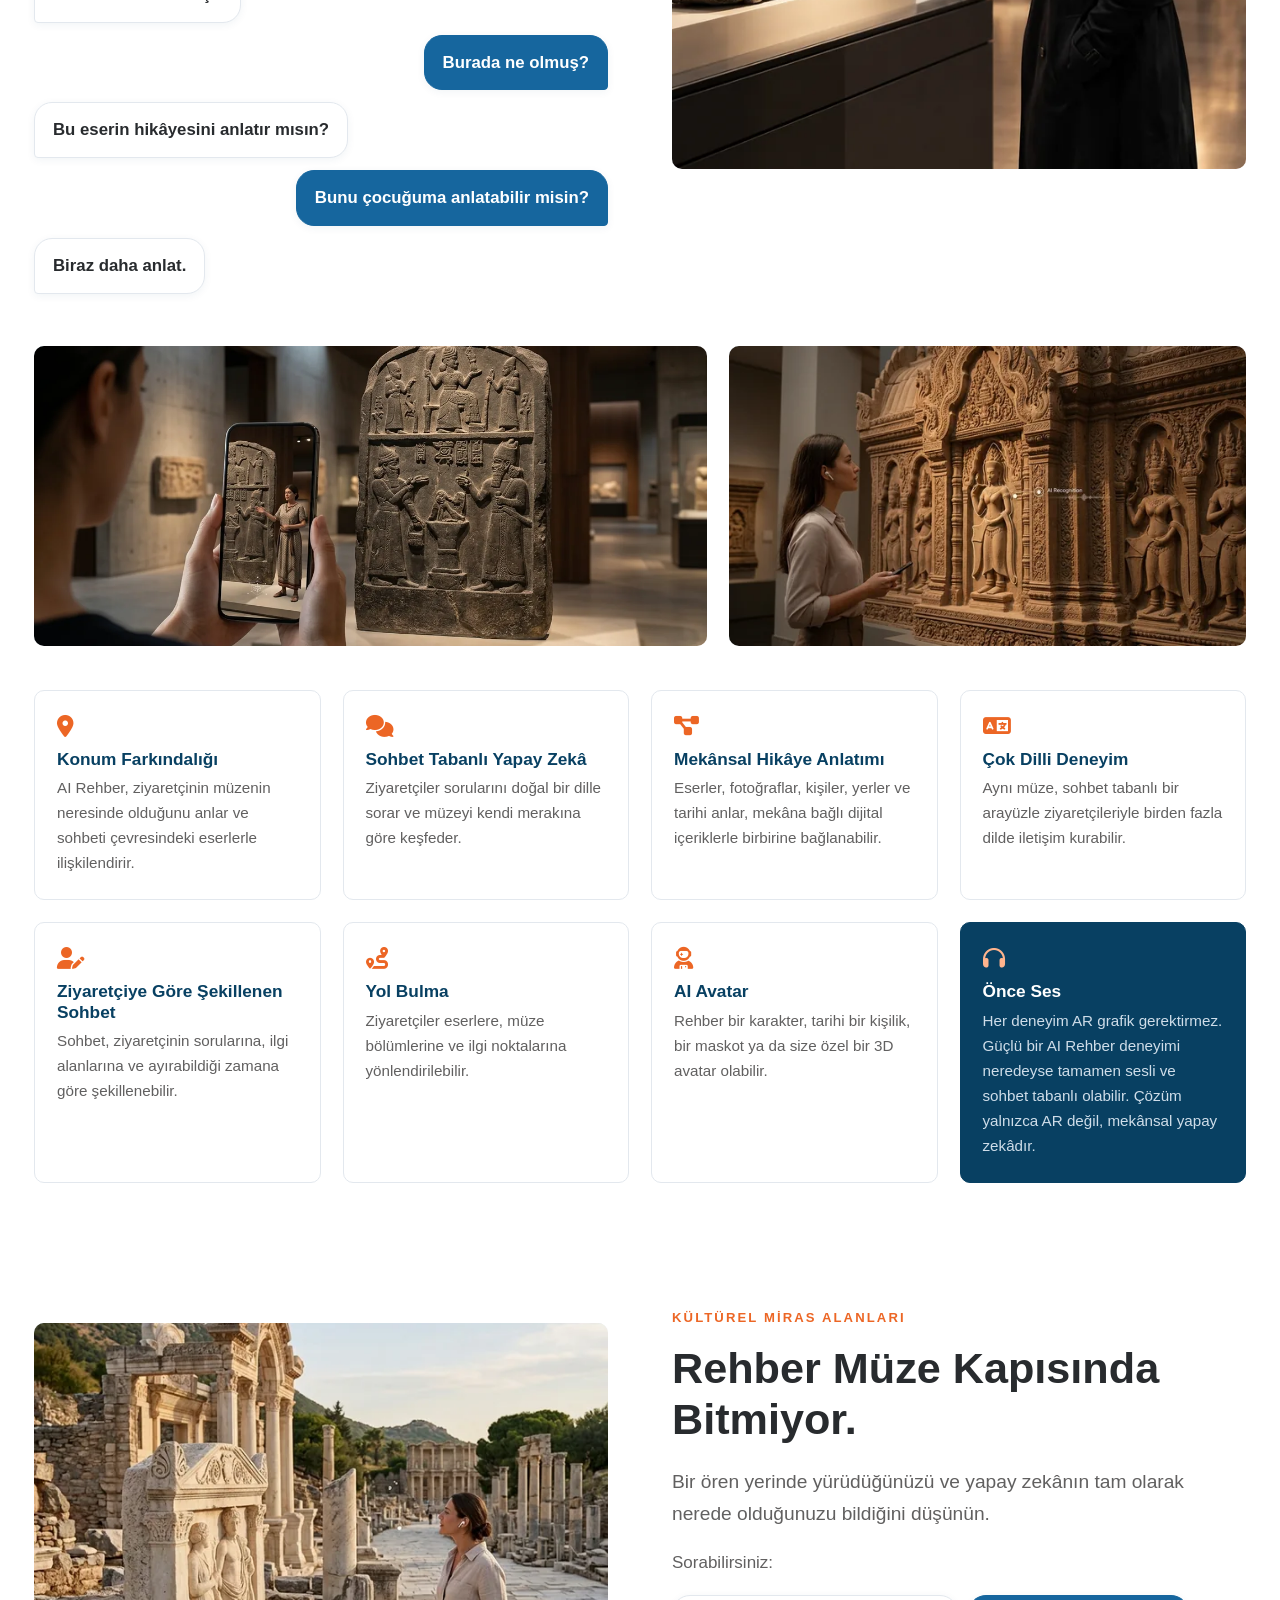
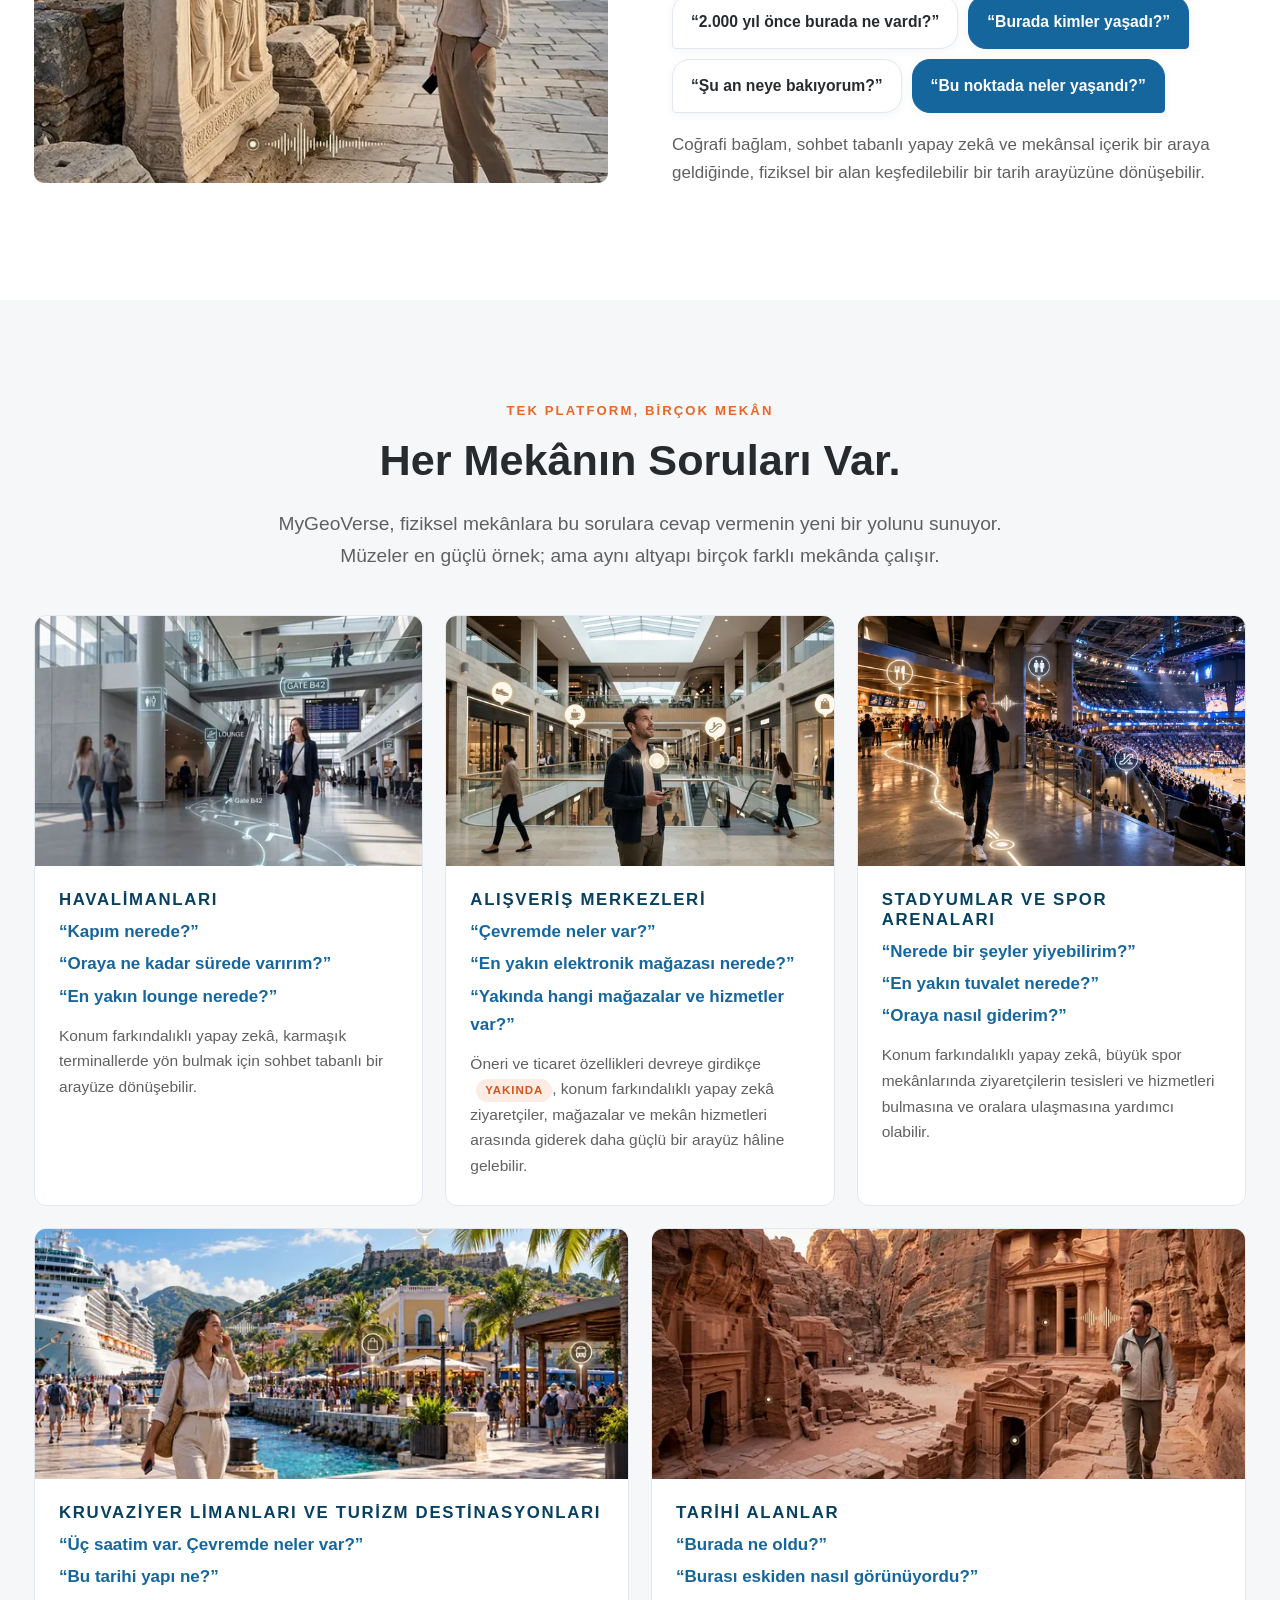
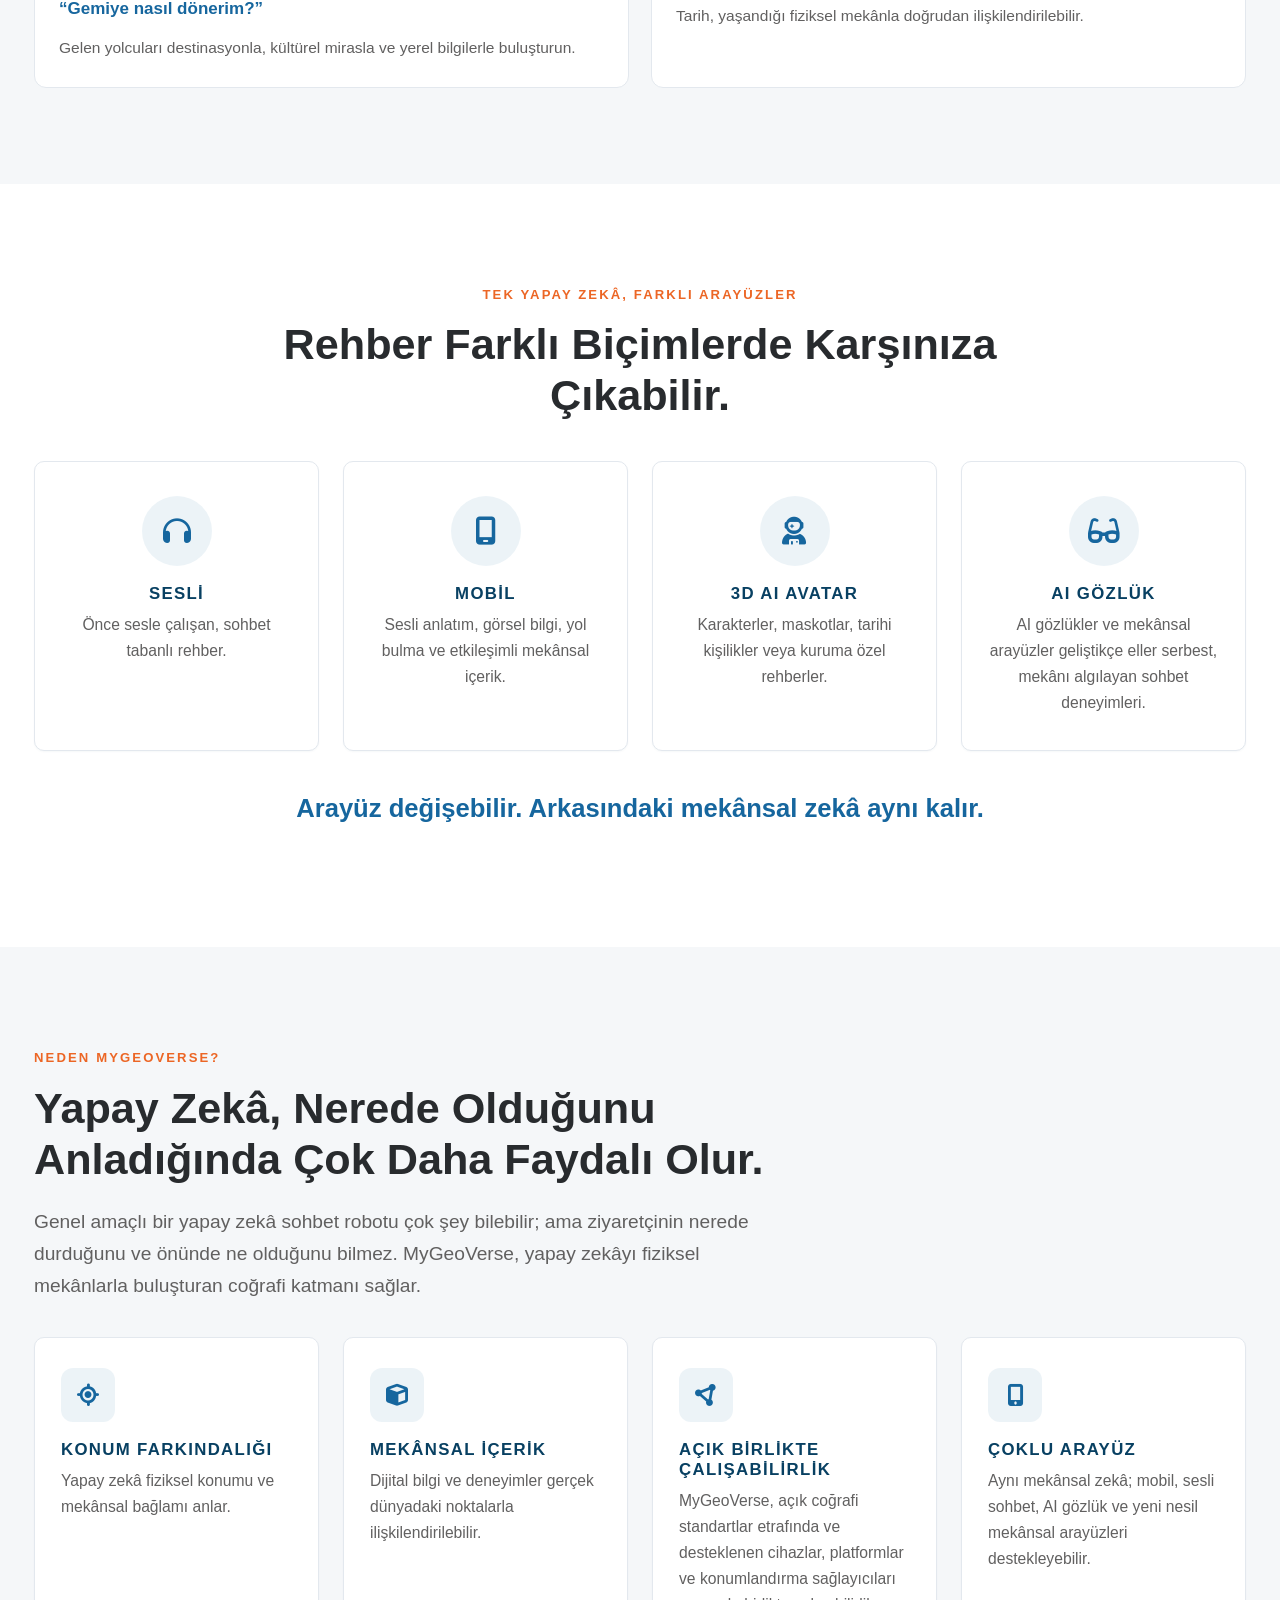
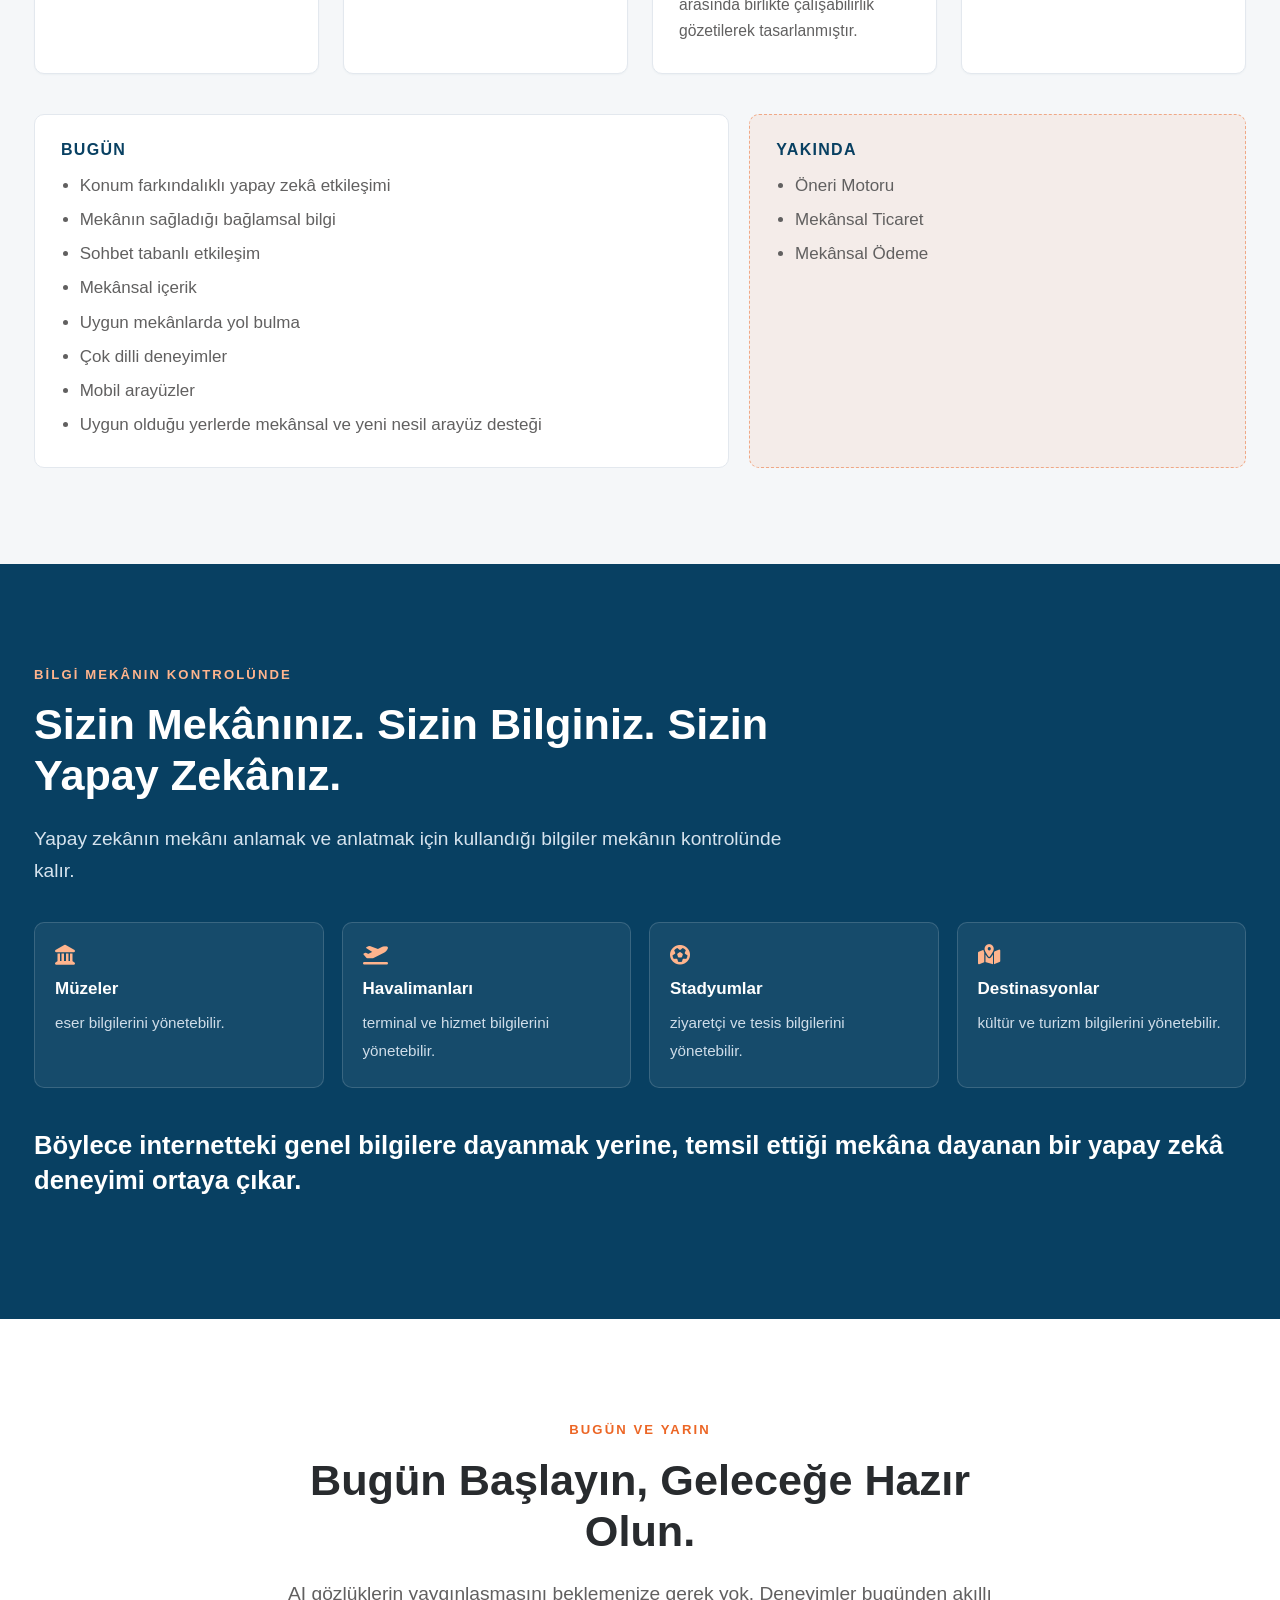
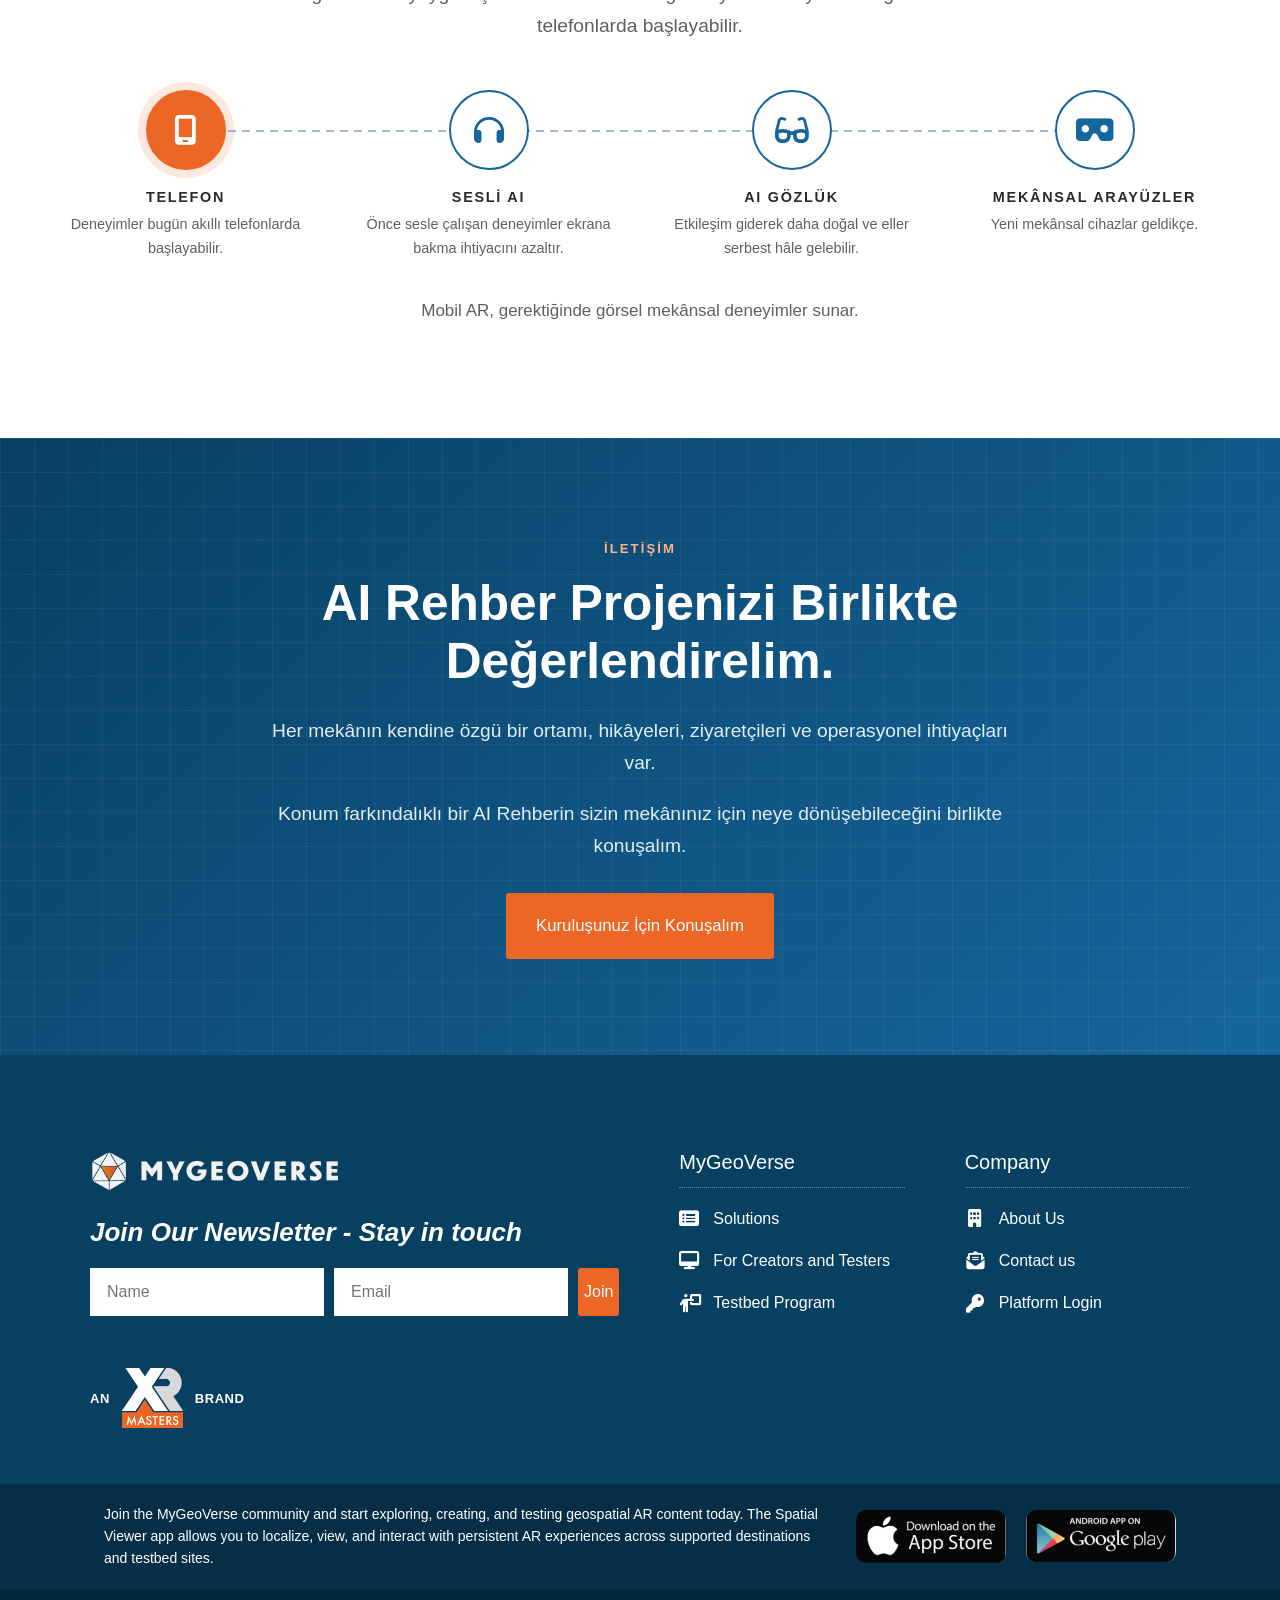
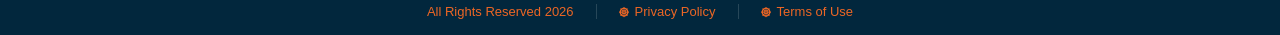
<file: tr/index.html>
<!doctype html>
<html lang="tr">
<head>
<meta charset="UTF-8">
<meta name="viewport" content="width=device-width, initial-scale=1">
<title>Konum Farkındalıklı AI Rehber | MyGeoVerse</title>
<meta name="description" content="MyGeoVerse ile müzeler, kültürel miras alanları, havalimanları, alışveriş merkezleri, stadyumlar ve turizm destinasyonları için ziyaretçinin nerede olduğunu ve çevresinde ne olduğunu anlayan konum farkındalıklı AI Rehberler.">
<meta name="robots" content="noindex, follow">
<link rel="canonical" href="https://guide.mygeoverse.com/tr/">
<meta property="og:type" content="website">
<meta property="og:site_name" content="MyGeoVerse">
<meta property="og:locale" content="tr_TR">
<meta property="og:title" content="Her Mekân, Kendisini Tanıyan Bir Yapay Zekâyı Hak Eder. | MyGeoVerse AI Rehber">
<meta property="og:description" content="Müzeler, kültürel miras alanları, havalimanları, alışveriş merkezleri, stadyumlar ve turizm destinasyonları için konum farkındalıklı AI Rehberler.">
<meta property="og:url" content="https://guide.mygeoverse.com/tr/">
<meta property="og:image" content="https://guide.mygeoverse.com/assets/img/guide/IMAGE_1.jpg">
<link rel="icon" href="/assets/img/mgv-logo-footer.webp">
<link rel="stylesheet" href="https://cdnjs.cloudflare.com/ajax/libs/font-awesome/6.5.2/css/all.min.css">
<link rel="stylesheet" href="/assets/css/style.css">
<link rel="stylesheet" href="/assets/css/tr.css">
</head>
<body>

<header class="lp">
  <div class="lp-bar">
    <a class="lp-logo" href="https://www.mygeoverse.com/"><img src="/assets/img/mgv-logo.webp" alt="MyGeoVerse" width="300" height="56"></a>
    <nav class="lp-nav" aria-label="Sayfa içi menü">
      <a href="#ai-rehber">AI Rehber</a>
      <a href="#nasil-calisir">Nasıl Çalışır?</a>
      <a href="#kullanim-alanlari">Kullanım Alanları</a>
      <a href="#neden-mygeoverse">Neden MyGeoVerse?</a>
      <a href="https://www.mygeoverse.com/company/contact-us/" class="lp-cta">İletişim</a>
    </nav>
    <button class="lp-burger" type="button" aria-label="Menü" aria-expanded="false"><i class="fa-solid fa-bars"></i></button>
  </div>
</header>

<main>

  <section class="hero" id="ai-rehber">
    <div class="img-slot hero-media">
      <picture>
        <source type="image/webp" srcset="/assets/img/guide/IMAGE_1-640.webp 640w, /assets/img/guide/IMAGE_1-1200.webp 1200w, /assets/img/guide/IMAGE_1-2000.webp 2000w" sizes="(max-width: 760px) 150vw, 100vw">
        <img class="img-1" src="/assets/img/guide/IMAGE_1.jpg" alt="Konum farkındalıklı bir AI Rehberle antik Mısır eserini keşfeden müze ziyaretçisi" width="1600" height="893" fetchpriority="high">
      </picture>
    </div>
    <div class="wrap">
      <span class="eyebrow">Konum Farkındalıklı Yapay Zekâ</span>
      <h1>Her Mekân, Kendisini Tanıyan Bir Yapay Zekâyı Hak Eder.</h1>
      <p>Yalnızca sorulara cevap veren değil; ziyaretçinin tam olarak nerede olduğunu, çevresinde neler bulunduğunu ve gezdiği mekânı anlayan bir yapay zekâ düşünün.</p>
      <p>MyGeoVerse; müzeler, kültürel miras alanları, havalimanları, alışveriş merkezleri, stadyumlar, kruvaziyer limanları ve diğer kalabalık fiziksel mekânlar için konum farkındalıklı AI Rehberleri mümkün kılar.</p>
      <div class="btn-row">
        <a class="btn btn-orange" href="https://www.mygeoverse.com/company/contact-us/">Kuruluşunuz İçin Konuşalım</a>
        <a class="btn btn-outline-light" href="#nasil-calisir">Nasıl Çalışır?</a>
      </div>
    </div>
  </section>

  <section>
    <div class="wrap">
      <div class="split wide-text">
        <div>
          <span class="eyebrow">Bilgi Kiosklarından Mekânsal Yapay Zekâya</span>
          <h2>Mekânın Kendisi Arayüze Dönüşüyor.</h2>
          <p>Kalabalık fiziksel mekânlarda ziyaretçiler bugün danışma masalarına, tabelalara, haritalara, bilgi kiosklarına ve klasik sesli rehberlere başvuruyor.</p>
          <p>Bunların hepsi aslında aynı şeyi söyler:</p>
          <ul class="kiosk-lines">
            <li><i class="fa-solid fa-location-dot"></i>Buradasınız.</li>
            <li><i class="fa-solid fa-map"></i>Çevrenizde bunlar var.</li>
            <li><i class="fa-solid fa-route"></i>Gitmeniz gereken yer burası.</li>
          </ul>
        </div>
        <div>
          <p class="lede">Konum farkındalıklı yapay zekâ bu etkileşimi değiştiriyor.</p>
          <p class="statement">Ziyaretçi bilgiyi aramaya gitmiyor; bilgi ziyaretçiyle birlikte geliyor.</p>
          <p>MyGeoVerse ile çalışan bir AI Rehber, ziyaretçinin nerede olduğunu anlayabilir, bu konumu çevredeki mekâna ait bilgilerle ilişkilendirebilir, sorulara doğal bir dille cevap verebilir ve ziyaretçinin yolunu bulmasına, mekânı keşfetmesine yardımcı olabilir.</p>
        </div>
      </div>
      <div class="progression" aria-label="Bilgi kioskundan AI gözlüğe">
        <div class="prog-step"><div class="ico"><i class="fa-solid fa-display"></i></div><strong>Bilgi Kiosku</strong></div>
        <div class="prog-step"><div class="ico"><i class="fa-solid fa-mobile-screen"></i></div><strong>Akıllı Telefon</strong></div>
        <div class="prog-step now"><div class="ico"><i class="fa-solid fa-comments"></i></div><strong>AI Rehber</strong></div>
        <div class="prog-step"><div class="ico"><i class="fa-solid fa-glasses"></i></div><strong>AI Gözlük</strong></div>
      </div>
      <p class="statement center">Arayüz değişiyor. Mekânı anlama ihtiyacı değişmiyor.</p>
    </div>
  </section>

  <section class="bg-light" id="nasil-calisir">
    <div class="wrap">
      <div class="center"><div class="narrow">
        <span class="eyebrow">Nasıl Çalışır?</span>
        <h2>Mekânı Anlayan Yapay Zekâ</h2>
        <p class="lede">Ziyaretçi yalnızca “Bu nedir?” diye sormakla kalmaz; nerede olduğunu ve çevresinde neler bulunduğunu bilen bir sistemle sohbet eder.</p>
      </div></div>
      <div class="grid grid-4" style="margin-top:40px;">
        <div class="card"><div class="ico"><i class="fa-solid fa-location-crosshairs"></i></div><h3>Nerede olduğunuzu bilir</h3><p>MyGeoVerse, AI deneyimini fiziksel konumla ve mekânsal bağlamla ilişkilendirir.</p></div>
        <div class="card"><div class="ico"><i class="fa-solid fa-map-location-dot"></i></div><h3>Çevrenizde ne olduğunu bilir</h3><p>İlgi noktaları ve mekânın kendi sağladığı bilgiler, yapay zekânın çevreyi anlamasını sağlar.</p></div>
        <div class="card"><div class="ico"><i class="fa-solid fa-comments"></i></div><h3>Sizinle konuşur</h3><p>Ziyaretçiler menülerde gezinmek, web sitelerinde arama yapmak ya da önceden kaydedilmiş anlatımları dinlemek yerine sorularını doğal bir dille sorar.</p></div>
        <div class="card"><div class="ico"><i class="fa-solid fa-route"></i></div><h3>Size yol gösterir</h3><p>Aynı mekânsal zekâ, ziyaretçilerin yakındaki noktaları keşfetmesine ve karmaşık mekânlarda yollarını bulmasına yardımcı olabilir.</p></div>
      </div>
    </div>
  </section>

  <section id="kullanim-alanlari">
    <div class="wrap">
      <div class="split">
        <div>
          <span class="eyebrow">Müzeler ve Kültürel Miras</span>
          <h2>Sesli Rehberden AI Rehbere</h2>
          <p class="lede">Klasik sesli rehberler her ziyaretçiye aynı, önceden hazırlanmış anlatımı dinletir.</p>
          <p class="statement">Konum farkındalıklı bir AI Rehber ise müze gezisini bir sohbete dönüştürür.</p>
          <p>MyGeoVerse, ziyaretçinin müzenin neresinde olduğunu bilir. AI Rehber, ziyaretçinin konumundaki eserler hakkında müzenin onayladığı bilgiler doğrultusunda ziyaretçi ile konuşur.</p>
          <p>Ziyaretçiler şunları sorabilir:</p>
          <div class="convo">
            <span class="bubble">Şu an neye bakıyorum?</span>
            <span class="bubble">Bu eser neden önemli?</span>
            <span class="bubble">Bunu kim kullanmış?</span>
            <span class="bubble">Burada ne olmuş?</span>
            <span class="bubble">Bu eserin hikâyesini anlatır mısın?</span>
            <span class="bubble">Bunu çocuğuma anlatabilir misin?</span>
            <span class="bubble">Biraz daha anlat.</span>
          </div>
        </div>
        <div class="showcase-media">
          <div class="img-slot tall"><picture><source type="image/webp" srcset="/assets/img/guide-tr/rosetta-640.webp 640w, /assets/img/guide-tr/rosetta-1125.webp 1125w" sizes="(min-width: 900px) 45vw, 100vw"><img class="img-2" src="/assets/img/guide-tr/rosetta.jpg" alt="Rosetta Taşı’nın önünde, kulaklığıyla konum farkındalıklı AI Rehbere soru soran bir müze ziyaretçisi" width="1125" height="1398" loading="lazy" decoding="async"></picture></div>
        </div>
      </div>

      <div class="feature-images">
        <div class="img-slot"><picture>
        <source type="image/webp" srcset="/assets/img/guide/IMAGE_3-640.webp 640w, /assets/img/guide/IMAGE_3-1200.webp 1200w, /assets/img/guide/IMAGE_3-1376.webp 1376w" sizes="(min-width: 800px) 55vw, 100vw">
        <img class="img-3" src="/assets/img/guide/IMAGE_3.jpg" alt="Hitit esinli bir müze eserinin yanında beliren konum farkındalıklı 3D AI rehber" width="1376" height="768" loading="lazy" decoding="async">
      </picture></div>
        <div class="img-slot"><picture>
        <source type="image/webp" srcset="/assets/img/guide/IMAGE_4-640.webp 640w, /assets/img/guide/IMAGE_4-1200.webp 1200w, /assets/img/guide/IMAGE_4-1376.webp 1376w" sizes="(min-width: 800px) 42vw, 100vw">
        <img class="img-4" src="/assets/img/guide/IMAGE_4.jpg" alt="Khmer esinli tarihi bir eserin üzerindeki belirli bir figürü tanıyan konum farkındalıklı yapay zekâ" width="1376" height="768" loading="lazy" decoding="async">
      </picture></div>
      </div>
      <div class="features">
        <div class="feature"><i class="fa-solid fa-location-dot"></i><h3>Konum Farkındalığı</h3><p>AI Rehber, ziyaretçinin müzenin neresinde olduğunu anlar ve sohbeti çevresindeki eserlerle ilişkilendirir.</p></div>
        <div class="feature"><i class="fa-solid fa-comments"></i><h3>Sohbet Tabanlı Yapay Zekâ</h3><p>Ziyaretçiler sorularını doğal bir dille sorar ve müzeyi kendi merakına göre keşfeder.</p></div>
        <div class="feature"><i class="fa-solid fa-diagram-project"></i><h3>Mekânsal Hikâye Anlatımı</h3><p>Eserler, fotoğraflar, kişiler, yerler ve tarihi anlar, mekâna bağlı dijital içeriklerle birbirine bağlanabilir.</p></div>
        <div class="feature"><i class="fa-solid fa-language"></i><h3>Çok Dilli Deneyim</h3><p>Aynı müze, sohbet tabanlı bir arayüzle ziyaretçileriyle birden fazla dilde iletişim kurabilir.</p></div>
        <div class="feature"><i class="fa-solid fa-user-pen"></i><h3>Ziyaretçiye Göre Şekillenen Sohbet</h3><p>Sohbet, ziyaretçinin sorularına, ilgi alanlarına ve ayırabildiği zamana göre şekillenebilir.</p></div>
        <div class="feature"><i class="fa-solid fa-route"></i><h3>Yol Bulma</h3><p>Ziyaretçiler eserlere, müze bölümlerine ve ilgi noktalarına yönlendirilebilir.</p></div>
        <div class="feature"><i class="fa-solid fa-user-astronaut"></i><h3>AI Avatar</h3><p>Rehber bir karakter, tarihi bir kişilik, bir maskot ya da size özel bir 3D avatar olabilir.</p></div>
        <div class="feature highlight"><i class="fa-solid fa-headphones"></i><h3>Önce Ses</h3><p>Her deneyim AR grafik gerektirmez. Güçlü bir AI Rehber deneyimi neredeyse tamamen sesli ve sohbet tabanlı olabilir. Çözüm yalnızca AR değil, mekânsal yapay zekâdır.</p></div>
      </div>
    </div>
  </section>

  <section class="heritage">
    <div class="wrap split">
      <div class="img-slot" style="min-height:460px;"><picture>
        <source type="image/webp" srcset="/assets/img/guide/IMAGE_5-640.webp 640w, /assets/img/guide/IMAGE_5-928.webp 928w" sizes="(min-width: 900px) 45vw, 100vw">
        <img class="img-5" src="/assets/img/guide/IMAGE_5.jpg" alt="Greko-Romen bir ören yerini konum farkındalıklı AI Rehberle gezen ziyaretçi" width="928" height="1152" loading="lazy" decoding="async">
      </picture></div>
      <div>
        <span class="eyebrow">Kültürel Miras Alanları</span>
        <h2>Rehber Müze Kapısında Bitmiyor.</h2>
        <p class="lede">Bir ören yerinde yürüdüğünüzü ve yapay zekânın tam olarak nerede olduğunuzu bildiğini düşünün.</p>
        <p>Sorabilirsiniz:</p>
        <div class="convo-inline">
          <span class="bubble">“2.000 yıl önce burada ne vardı?”</span>
          <span class="bubble">“Burada kimler yaşadı?”</span>
          <span class="bubble">“Şu an neye bakıyorum?”</span>
          <span class="bubble">“Bu noktada neler yaşandı?”</span>
        </div>
        <p>Coğrafi bağlam, sohbet tabanlı yapay zekâ ve mekânsal içerik bir araya geldiğinde, fiziksel bir alan keşfedilebilir bir tarih arayüzüne dönüşebilir.</p>
      </div>
    </div>
  </section>

  <section class="bg-light">
    <div class="wrap">
      <div class="center"><div class="narrow">
        <span class="eyebrow">Tek Platform, Birçok Mekân</span>
        <h2>Her Mekânın Soruları Var.</h2>
        <p class="lede">MyGeoVerse, fiziksel mekânlara bu sorulara cevap vermenin yeni bir yolunu sunuyor. Müzeler en güçlü örnek; ama aynı altyapı birçok farklı mekânda çalışır.</p>
      </div></div>
      <div class="venues">
        <article class="venue">
          <div class="img-slot"><picture>
        <source type="image/webp" srcset="/assets/img/guide/IMAGE_6-640.webp 640w, /assets/img/guide/IMAGE_6-1200.webp 1200w, /assets/img/guide/IMAGE_6-2000.webp 2000w" sizes="(min-width: 1025px) 34vw, (min-width: 641px) 50vw, 100vw">
        <img class="img-6" src="/assets/img/guide/IMAGE_6.jpg" alt="Modern bir havalimanı terminalinde mekânsal yol tarifi sunan konum farkındalıklı yapay zekâ" width="1600" height="686" loading="lazy" decoding="async">
      </picture></div>
          <div class="venue-body"><h3>Havalimanları</h3><q>“Kapım nerede?”</q><q>“Oraya ne kadar sürede varırım?”</q><q>“En yakın lounge nerede?”</q>
          <p>Konum farkındalıklı yapay zekâ, karmaşık terminallerde yön bulmak için sohbet tabanlı bir arayüze dönüşebilir.</p></div>
        </article>
        <article class="venue">
          <div class="img-slot"><picture>
        <source type="image/webp" srcset="/assets/img/guide/IMAGE_7-640.webp 640w, /assets/img/guide/IMAGE_7-1200.webp 1200w, /assets/img/guide/IMAGE_7-1376.webp 1376w" sizes="(min-width: 1025px) 34vw, (min-width: 641px) 50vw, 100vw">
        <img class="img-7" src="/assets/img/guide/IMAGE_7.jpg" alt="Alışveriş merkezinde çevresindeki mekânları bilen yapay zekâyla konuşan ziyaretçi" width="1376" height="768" loading="lazy" decoding="async">
      </picture></div>
          <div class="venue-body"><h3>Alışveriş Merkezleri</h3><q>“Çevremde neler var?”</q><q>“En yakın elektronik mağazası nerede?”</q><q>“Yakında hangi mağazalar ve hizmetler var?”</q>
          <p>Öneri ve ticaret özellikleri devreye girdikçe <span class="tag-soon">Yakında</span>, konum farkındalıklı yapay zekâ ziyaretçiler, mağazalar ve mekân hizmetleri arasında giderek daha güçlü bir arayüz hâline gelebilir.</p></div>
        </article>
        <article class="venue">
          <div class="img-slot"><picture>
        <source type="image/webp" srcset="/assets/img/guide/IMAGE_8-640.webp 640w, /assets/img/guide/IMAGE_8-1200.webp 1200w, /assets/img/guide/IMAGE_8-1678.webp 1678w" sizes="(min-width: 1025px) 34vw, (min-width: 641px) 50vw, 100vw">
        <img class="img-8" src="/assets/img/guide/IMAGE_8.jpg" alt="Basketbol arenasında ziyaretçiyi yemek alanına ve tesislere yönlendiren konum farkındalıklı yapay zekâ" width="1600" height="893" loading="lazy" decoding="async">
      </picture></div>
          <div class="venue-body"><h3>Stadyumlar ve Spor Arenaları</h3><q>“Nerede bir şeyler yiyebilirim?”</q><q>“En yakın tuvalet nerede?”</q><q>“Oraya nasıl giderim?”</q>
          <p>Konum farkındalıklı yapay zekâ, büyük spor mekânlarında ziyaretçilerin tesisleri ve hizmetleri bulmasına ve oralara ulaşmasına yardımcı olabilir.</p></div>
        </article>
        <article class="venue">
          <div class="img-slot"><picture>
        <source type="image/webp" srcset="/assets/img/guide/IMAGE_9-640.webp 640w, /assets/img/guide/IMAGE_9-1200.webp 1200w, /assets/img/guide/IMAGE_9-1672.webp 1672w" sizes="(min-width: 1025px) 50vw, (min-width: 641px) 50vw, 100vw">
        <img class="img-9" src="/assets/img/guide/IMAGE_9.jpg" alt="Karayipler’de bir destinasyonu ve kültürel noktalarını AI Rehberle keşfeden kruvaziyer yolcusu" width="1600" height="900" loading="lazy" decoding="async">
      </picture></div>
          <div class="venue-body"><h3>Kruvaziyer Limanları ve Turizm Destinasyonları</h3><q>“Üç saatim var. Çevremde neler var?”</q><q>“Bu tarihi yapı ne?”</q><q>“Gemiye nasıl dönerim?”</q>
          <p>Gelen yolcuları destinasyonla, kültürel mirasla ve yerel bilgilerle buluşturun.</p></div>
        </article>
        <article class="venue">
          <div class="img-slot"><picture>
        <source type="image/webp" srcset="/assets/img/guide/IMAGE_10-640.webp 640w, /assets/img/guide/IMAGE_10-1200.webp 1200w, /assets/img/guide/IMAGE_10-1376.webp 1376w" sizes="(min-width: 1025px) 50vw, (min-width: 641px) 50vw, 100vw">
        <img class="img-10" src="/assets/img/guide/IMAGE_10.jpg" alt="Nebati esinli bir ören yerini keşfederken yapay zekâyla konuşan ziyaretçi" width="1376" height="768" loading="lazy" decoding="async">
      </picture></div>
          <div class="venue-body"><h3>Tarihi Alanlar</h3><q>“Burada ne oldu?”</q><q>“Burası eskiden nasıl görünüyordu?”</q>
          <p>Tarih, yaşandığı fiziksel mekânla doğrudan ilişkilendirilebilir.</p></div>
        </article>
      </div>
    </div>
  </section>

  <section>
    <div class="wrap">
      <div class="center"><div class="narrow">
        <span class="eyebrow">Tek Yapay Zekâ, Farklı Arayüzler</span>
        <h2>Rehber Farklı Biçimlerde Karşınıza Çıkabilir.</h2>
      </div></div>
      <div class="grid grid-4" style="margin-top:40px;">
        <div class="card iface"><div class="ico"><i class="fa-solid fa-headphones"></i></div><h3>Sesli</h3><p>Önce sesle çalışan, sohbet tabanlı rehber.</p></div>
        <div class="card iface"><div class="ico"><i class="fa-solid fa-mobile-screen"></i></div><h3>Mobil</h3><p>Sesli anlatım, görsel bilgi, yol bulma ve etkileşimli mekânsal içerik.</p></div>
        <div class="card iface"><div class="ico"><i class="fa-solid fa-user-astronaut"></i></div><h3>3D AI Avatar</h3><p>Karakterler, maskotlar, tarihi kişilikler veya kuruma özel rehberler.</p></div>
        <div class="card iface"><div class="ico"><i class="fa-solid fa-glasses"></i></div><h3>AI Gözlük</h3><p>AI gözlükler ve mekânsal arayüzler geliştikçe eller serbest, mekânı algılayan sohbet deneyimleri.</p></div>
      </div>
      <p class="statement center" style="margin-top:40px;">Arayüz değişebilir. Arkasındaki mekânsal zekâ aynı kalır.</p>
    </div>
  </section>

  <section class="bg-light" id="neden-mygeoverse">
    <div class="wrap">
      <div class="narrow">
        <span class="eyebrow">Neden MyGeoVerse?</span>
        <h2>Yapay Zekâ, Nerede Olduğunu Anladığında Çok Daha Faydalı Olur.</h2>
        <p class="lede">Genel amaçlı bir yapay zekâ sohbet robotu çok şey bilebilir; ama ziyaretçinin nerede durduğunu ve önünde ne olduğunu bilmez. MyGeoVerse, yapay zekâyı fiziksel mekânlarla buluşturan coğrafi katmanı sağlar.</p>
      </div>
      <div class="grid grid-4" style="margin-top:36px;">
        <div class="card"><div class="ico"><i class="fa-solid fa-location-crosshairs"></i></div><h3>Konum Farkındalığı</h3><p>Yapay zekâ fiziksel konumu ve mekânsal bağlamı anlar.</p></div>
        <div class="card"><div class="ico"><i class="fa-solid fa-cube"></i></div><h3>Mekânsal İçerik</h3><p>Dijital bilgi ve deneyimler gerçek dünyadaki noktalarla ilişkilendirilebilir.</p></div>
        <div class="card"><div class="ico"><i class="fa-solid fa-circle-nodes"></i></div><h3>Açık Birlikte Çalışabilirlik</h3><p>MyGeoVerse, açık coğrafi standartlar etrafında ve desteklenen cihazlar, platformlar ve konumlandırma sağlayıcıları arasında birlikte çalışabilirlik gözetilerek tasarlanmıştır.</p></div>
        <div class="card"><div class="ico"><i class="fa-solid fa-mobile-screen-button"></i></div><h3>Çoklu Arayüz</h3><p>Aynı mekânsal zekâ; mobil, sesli sohbet, AI gözlük ve yeni nesil mekânsal arayüzleri destekleyebilir.</p></div>
      </div>
      <div class="roadmap">
        <div class="now">
          <h3>Bugün</h3>
          <ul>
            <li>Konum farkındalıklı yapay zekâ etkileşimi</li>
            <li>Mekânın sağladığı bağlamsal bilgi</li>
            <li>Sohbet tabanlı etkileşim</li>
            <li>Mekânsal içerik</li>
            <li>Uygun mekânlarda yol bulma</li>
            <li>Çok dilli deneyimler</li>
            <li>Mobil arayüzler</li>
            <li>Uygun olduğu yerlerde mekânsal ve yeni nesil arayüz desteği</li>
          </ul>
        </div>
        <div class="soon">
          <h3>Yakında</h3>
          <ul>
            <li>Öneri Motoru</li>
            <li>Mekânsal Ticaret</li>
            <li>Mekânsal Ödeme</li>
          </ul>
        </div>
      </div>
    </div>
  </section>

  <section class="bg-navy">
    <div class="wrap">
      <div class="narrow">
        <span class="eyebrow" style="color:#ffb48d;">Bilgi Mekânın Kontrolünde</span>
        <h2>Sizin Mekânınız. Sizin Bilginiz. Sizin Yapay Zekânız.</h2>
        <p class="lede">Yapay zekânın mekânı anlamak ve anlatmak için kullandığı bilgiler mekânın kontrolünde kalır.</p>
      </div>
      <div class="knowledge">
        <div><i class="fa-solid fa-landmark"></i><strong>Müzeler</strong><span>eser bilgilerini yönetebilir.</span></div>
        <div><i class="fa-solid fa-plane-departure"></i><strong>Havalimanları</strong><span>terminal ve hizmet bilgilerini yönetebilir.</span></div>
        <div><i class="fa-solid fa-futbol"></i><strong>Stadyumlar</strong><span>ziyaretçi ve tesis bilgilerini yönetebilir.</span></div>
        <div><i class="fa-solid fa-map-location-dot"></i><strong>Destinasyonlar</strong><span>kültür ve turizm bilgilerini yönetebilir.</span></div>
      </div>
      <p class="statement" style="margin-top:40px;">Böylece internetteki genel bilgilere dayanmak yerine, temsil ettiği mekâna dayanan bir yapay zekâ deneyimi ortaya çıkar.</p>
    </div>
  </section>

  <section>
    <div class="wrap">
      <div class="center"><div class="narrow">
        <span class="eyebrow">Bugün ve Yarın</span>
        <h2>Bugün Başlayın, Geleceğe Hazır Olun.</h2>
        <p class="lede">AI gözlüklerin yaygınlaşmasını beklemenize gerek yok. Deneyimler bugünden akıllı telefonlarda başlayabilir.</p>
      </div></div>
      <div class="progression" aria-label="Telefondan mekânsal arayüzlere">
        <div class="prog-step now"><div class="ico"><i class="fa-solid fa-mobile-screen"></i></div><strong>Telefon</strong><span>Deneyimler bugün akıllı telefonlarda başlayabilir.</span></div>
        <div class="prog-step"><div class="ico"><i class="fa-solid fa-headphones"></i></div><strong>Sesli AI</strong><span>Önce sesle çalışan deneyimler ekrana bakma ihtiyacını azaltır.</span></div>
        <div class="prog-step"><div class="ico"><i class="fa-solid fa-glasses"></i></div><strong>AI Gözlük</strong><span>Etkileşim giderek daha doğal ve eller serbest hâle gelebilir.</span></div>
        <div class="prog-step"><div class="ico"><i class="fa-solid fa-vr-cardboard"></i></div><strong>Mekânsal Arayüzler</strong><span>Yeni mekânsal cihazlar geldikçe.</span></div>
      </div>
      <p class="center">Mobil AR, gerektiğinde görsel mekânsal deneyimler sunar.</p>
    </div>
  </section>

  <section class="final-cta">
    <div class="wrap center">
      <div class="narrow">
        <span class="eyebrow" style="color:#ffb48d;">İletişim</span>
        <h2>AI Rehber Projenizi Birlikte Değerlendirelim.</h2>
        <p class="lede">Her mekânın kendine özgü bir ortamı, hikâyeleri, ziyaretçileri ve operasyonel ihtiyaçları var.</p>
        <p class="lede">Konum farkındalıklı bir AI Rehberin sizin mekânınız için neye dönüşebileceğini birlikte konuşalım.</p>
        <div class="btn-row"><a class="btn btn-orange" href="https://www.mygeoverse.com/company/contact-us/">Kuruluşunuz İçin Konuşalım</a></div>
      </div>
    </div>
  </section>

</main>

<!-- ===== FOOTER: reproduces www.mygeoverse.com ===== -->
<footer class="mgv">
  <div class="mgv-foot-main">
    <div class="mgv-foot-grid">
      <div>
        <a class="mgv-foot-logo" href="https://www.mygeoverse.com"><img src="/assets/img/mgv-logo-white.png" alt="MyGeoVerse" width="250" height="40"></a>
        <div class="mgv-foot-news">
          <h3>Join Our Newsletter - Stay in touch</h3>
          <form class="mgv-news-form" novalidate>
            <input type="text" name="name" placeholder="Name" aria-label="Name">
            <input type="email" name="email" placeholder="Email" aria-label="Email" required>
            <button type="submit">Join</button>
          </form>
          <p class="mgv-news-note" aria-live="polite"></p>
        </div>
        <a class="mgv-foot-xrm" href="https://xr-masters.com/" aria-label="An XR Masters brand"><span>AN</span><img src="/assets/img/xrm-logo-white.png" alt="XR Masters" width="61" height="60"><span>BRAND</span></a>
      </div>
      <div class="mgv-foot-col">
        <h4>MyGeoVerse</h4>
        <ul>
          <li><a href="https://www.mygeoverse.com/solutions/"><i class="fa-solid fa-rectangle-list"></i>Solutions</a></li>
          <li><a href="https://www.mygeoverse.com/platform/for-creators-testers/"><i class="fa-solid fa-desktop"></i>For Creators and Testers</a></li>
          <li><a href="https://www.mygeoverse.com/platform/mygeoverse-testbed-program/"><i class="fa-solid fa-person-chalkboard"></i>Testbed Program</a></li>
        </ul>
      </div>
      <div class="mgv-foot-col">
        <h4>Company</h4>
        <ul>
          <li><a href="https://www.mygeoverse.com/company/about-us/"><i class="fa-solid fa-building"></i>About Us</a></li>
          <li><a href="https://www.mygeoverse.com/company/contact-us/"><i class="fa-solid fa-envelope-open-text"></i>Contact us</a></li>
          <li><a class="js-login" href="https://dashboard.mygeoverse.com/"><i class="fa-solid fa-key"></i>Platform Login</a></li>
        </ul>
      </div>
    </div>
  </div>
  <div class="mgv-foot-app">
    <div class="inner">
      <p>Join the MyGeoVerse community and start exploring, creating, and testing geospatial AR content today. The Spatial Viewer app allows you to localize, view, and interact with persistent AR experiences across supported destinations and testbed sites.</p>
      <div class="stores">
        <a href="https://apps.apple.com/jm/app/mygeoverse/id6443591665"><img src="/assets/img/appstore.webp" alt="Download on the App Store" width="150" height="52"></a>
        <a href="https://play.google.com/store/apps/details?id=com.mygeoverse.platform&amp;hl=en&amp;gl=US&amp;pli=1"><img src="/assets/img/googleplay.webp" alt="Get it on Google Play" width="150" height="52"></a>
      </div>
    </div>
  </div>
  <div class="mgv-foot-bottom">
    <span>All Rights Reserved 2026</span><a href="https://www.mygeoverse.com/privacy-policy/"><i class="fa-solid fa-dharmachakra"></i>Privacy Policy</a><a href="https://www.mygeoverse.com/terms-of-use/"><i class="fa-solid fa-dharmachakra"></i>Terms of Use</a>
  </div>
</footer>

<!-- Login popup (same content as the one on www.mygeoverse.com) -->
<div class="mgv-modal" id="login-modal" role="dialog" aria-modal="true" aria-labelledby="login-title" hidden>
  <div class="mgv-modal-box">
    <button class="mgv-modal-close" type="button" aria-label="Close"><i class="fa-solid fa-xmark"></i></button>
    <h2 id="login-title">Welcome, Before You Log In</h2>
    <p>The MyGeoVerse login portal is exclusively for <strong>Tester Users</strong> and <strong>Testbed Partner organizations</strong> currently enrolled in our program.</p>
    <p>If you would like to use the MyGeoVerse app, please <strong>download it</strong> on your mobile device. You can register directly through the app and apply to <u>become a Tester User</u> if you’re interested in joining our Tester Society.</p>
    <p>Scan QR Code to download MyGeoVerse mobile app</p>
    <img class="mgv-modal-qr" src="/assets/img/app-qr.png" alt="QR code to download the MyGeoVerse app" width="141" height="141">
    <a class="mgv-modal-link" href="https://www.mygeoverse.com/platform/mygeoverse-testbed-program/">Click to learn more about the MyGeoVerse Testbed Program →</a>
    <div class="mgv-modal-cta"><a class="mgv-modal-btn" href="https://dashboard.mygeoverse.com/">I am a Tester / Testbed Partner Proceed to Login →</a></div>
  </div>
</div>

<script src="/assets/js/tr.js"></script>
</body>
</html>
</file>
<file: assets/css/style.css>
/* guide.mygeoverse.com
   Header and footer reproduce www.mygeoverse.com (WordPress/Elementor, colors from its global palette).
   Content sections in between are specific to the AI Guide. */

:root {
  --mgv-blue: #16669e;        /* Elementor global primary */
  --mgv-navy: #084062;        /* global secondary, footer */
  --mgv-navy-2: #062e46;      /* footer app strip */
  --mgv-navy-3: #02273d;      /* footer bottom bar */
  --mgv-orange: #ec6625;      /* global accent, CTAs */
  --mgv-orange-dark: #d4561a;
  --mgv-light: #f5f7f9;
  --mgv-text: #616060;
  --mgv-ink: #282b2e;
  --mgv-grey: #565656;
  --line: #e3e8ee;

  --max: 1260px;
  --font: "Helvetica Neue", Helvetica, Arial, sans-serif; /* what www.mygeoverse.com actually renders (its Sarala webfont does not load) */
}

* { box-sizing: border-box; }
html { scroll-behavior: smooth; }
body {
  margin: 0;
  background: #fff;
  color: var(--mgv-text);
  font-family: var(--font);
  font-size: 17px;
  line-height: 1.65;
  -webkit-font-smoothing: antialiased;
}
img { max-width: 100%; display: block; }
a { color: var(--mgv-blue); }
h1, h2, h3, h4 { font-family: var(--font); color: var(--mgv-ink); line-height: 1.18; margin: 0 0 0.5em; font-weight: 700; }
h1 { font-size: clamp(2.3rem, 4.8vw, 3.6rem); }
h2 { font-size: clamp(1.9rem, 3.4vw, 2.7rem); }
h3 { font-size: 1.25rem; }
p { margin: 0 0 1em; }

.wrap { max-width: var(--max); margin: 0 auto; padding: 0 24px; }
.narrow { max-width: 760px; }
.center { text-align: center; }
.center .narrow { margin-left: auto; margin-right: auto; }
section { padding: 96px 0; }
.bg-light { background: var(--mgv-light); }
.bg-navy { background: var(--mgv-navy); color: #d6e3ee; }
.bg-navy h2, .bg-navy h3 { color: #fff; }

.eyebrow {
  display: inline-block;
  font-size: 0.82rem;
  font-weight: 700;
  letter-spacing: 0.16em;
  text-transform: uppercase;
  color: var(--mgv-orange);
  margin-bottom: 14px;
}
.lede { font-size: 1.2rem; }
.statement {
  font-size: clamp(1.25rem, 2.2vw, 1.6rem);
  font-weight: 700;
  color: var(--mgv-blue);
  line-height: 1.35;
}
.bg-navy .statement { color: #fff; }

/* ---------- buttons (main site: 3px radius, orange) ---------- */
.btn {
  display: inline-flex;
  align-items: center;
  justify-content: center;
  gap: 10px;
  padding: 17px 28px;
  border-radius: 3px;
  font-family: var(--font);
  font-size: 1.05rem;
  text-decoration: none;
  border: 2px solid transparent;
  transition: background 0.2s ease, color 0.2s ease, border-color 0.2s ease;
}
.btn-orange { background: var(--mgv-orange); color: #fff; }
.btn-orange:hover { background: var(--mgv-orange-dark); color: #fff; }
.btn-outline { border-color: var(--mgv-blue); color: var(--mgv-blue); background: transparent; }
.btn-outline:hover { background: var(--mgv-blue); color: #fff; }
.btn-outline-light { border-color: rgba(255, 255, 255, 0.85); color: #fff; }
.btn-outline-light:hover { background: #fff; color: var(--mgv-navy); }
.btn-row { display: flex; flex-wrap: wrap; gap: 16px; margin-top: 32px; }
.center .btn-row { justify-content: center; }
@media (max-width: 600px) {
  .btn-row .btn { width: 100%; }
}

/* =========================================================
   HEADER (reproduces www.mygeoverse.com)
   ========================================================= */
header.mgv {
  position: relative;
  z-index: 50;
  background: #fff;
}
.mgv-bar {
  max-width: 1300px;
  margin: 0 auto;
  height: 116px;
  padding: 0 40px 0 60px;
  display: flex;
  align-items: center;
  gap: 28px;
}
.mgv-logo img { width: 300px; height: auto; }
.mgv-nav { display: flex; align-items: center; gap: 4px; flex: 1; height: 100%; }
.mgv-nav > .item { position: static; height: 100%; display: flex; align-items: center; }
.mgv-nav > .item > a, .mgv-nav > .item > button {
  display: inline-flex;
  align-items: center;
  gap: 9px;
  padding: 10px 17px;
  font-family: var(--font);
  font-size: 19px;
  white-space: nowrap;
  color: var(--mgv-grey);
  background: none;
  border: 0;
  text-decoration: none;
  cursor: pointer;
  position: relative;
}
.mgv-nav > .item > a:hover, .mgv-nav > .item > button:hover,
.mgv-nav > .item.open > button { color: var(--mgv-ink); }
.caret { width: 0; height: 0; border-left: 5px solid transparent; border-right: 5px solid transparent; border-top: 6px solid currentColor; transition: transform 0.2s ease; }
.item.open .caret { transform: rotate(180deg); }
/* AI Guide = current section */
.mgv-nav > .item > a.current { color: var(--mgv-blue); font-weight: 700; }
.mgv-nav > .item > a.current::after {
  content: "";
  position: absolute;
  left: 17px;
  right: 17px;
  bottom: 2px;
  height: 3px;
  border-radius: 2px;
  background: var(--mgv-orange);
}
.mgv-actions { display: flex; align-items: center; gap: 40px; margin-left: auto; }
.mgv-login { white-space: nowrap; color: var(--mgv-orange); text-decoration: none; font-size: 16px; }
.mgv-login:hover { color: var(--mgv-orange-dark); }
.mgv-beta { white-space: nowrap; background: var(--mgv-orange); color: #fff; padding: 20px; border-radius: 3px; text-decoration: none; font-size: 16px; line-height: 1.25; }
.mgv-beta:hover { background: var(--mgv-orange-dark); color: #fff; }
.mgv-burger { display: none; background: none; border: 0; padding: 8px; cursor: pointer; font-size: 26px; color: var(--mgv-ink); }

/* mega menu panels */
.mega {
  display: none;
  position: absolute;
  left: 0;
  right: 0;
  top: 100%;
  background: #fff;
  box-shadow: 0 14px 24px -12px rgba(0, 0, 0, 0.35);
  border-top: 1px solid var(--line);
}
.item.open .mega { display: block; }
.mega-inner { max-width: 1260px; margin: 0 auto; padding: 36px 24px 40px; display: grid; gap: 0; }
.mega-inner.cols-1-3 { grid-template-columns: 1fr 3fr; }
.mega-inner.cols-1-1 { grid-template-columns: 1fr 1fr; }
.mega-col { padding: 0 32px; }
.mega-col + .mega-col { border-left: 1px solid var(--line); }
.mega h4 {
  font-size: 19px;
  font-weight: 400;
  color: var(--mgv-blue);
  padding-bottom: 18px;
  margin-bottom: 22px;
  border-bottom: 2px dotted #9fb9cc;
}
.mega-links { list-style: none; margin: 0; padding: 0; display: grid; gap: 18px; }
.mega-links a { display: flex; align-items: center; gap: 14px; color: var(--mgv-navy); text-decoration: none; font-size: 16px; }
.mega-links a:hover { color: var(--mgv-orange); }
.mega-links i, .mega-feat i { color: var(--mgv-orange); width: 22px; text-align: center; }
.mega-feats { display: grid; grid-template-columns: repeat(3, 1fr); gap: 28px 30px; }
.mega-feat a { display: grid; grid-template-columns: 26px 1fr; gap: 4px 14px; text-decoration: none; }
.mega-feat i { font-size: 20px; padding-top: 3px; }
.mega-feat strong { color: var(--mgv-blue); font-weight: 400; font-size: 16px; line-height: 1.4; }
.mega-feat span { grid-column: 2; color: var(--mgv-grey); font-size: 13px; line-height: 1.55; }
.mega-feat a:hover strong { color: var(--mgv-orange); }
.mega-app { display: grid; grid-template-columns: 1.6fr auto auto; gap: 28px; align-items: center; }
.mega-app p { color: var(--mgv-blue); font-size: 15px; margin: 0; }
.mega-app .stores { display: grid; gap: 8px; }
.mega-app .stores { flex: none; }

@media (max-width: 1380px) {
  .mgv-bar { padding: 0 24px; gap: 18px; }
  .mgv-logo img { width: 240px; }
  .mgv-nav > .item > a, .mgv-nav > .item > button { padding: 10px 11px; font-size: 17px; }
  .mgv-nav > .item > a.current::after { left: 11px; right: 11px; }
  .mgv-actions { gap: 22px; }
}

/* mobile: logo, Login, burger (as on the main site) */
@media (max-width: 1024px) {
  .mgv-bar { height: 88px; }
  .mgv-logo img { width: 190px; }
  .mgv-burger { display: block; }
  .mgv-beta { display: none; }
  .mgv-actions { gap: 16px; }
  .mgv-nav {
    display: none;
    position: absolute;
    top: 88px;
    left: 0;
    right: 0;
    height: auto;
    max-height: calc(100vh - 88px);
    overflow-y: auto;
    flex-direction: column;
    align-items: stretch;
    gap: 0;
    background: #fff;
    border-top: 1px solid var(--line);
    box-shadow: 0 12px 20px -12px rgba(0, 0, 0, 0.3);
    padding: 6px 0 20px;
  }
  header.mgv.menu-open .mgv-nav { display: flex; }
  .mgv-nav > .item { height: auto; flex-direction: column; align-items: stretch; }
  .mgv-nav > .item > a, .mgv-nav > .item > button { justify-content: space-between; width: 100%; padding: 15px 24px; font-size: 18px; border-bottom: 1px solid var(--line); }
  .mgv-nav > .item > a.current::after { left: 24px; right: auto; width: 60px; bottom: 8px; }
  .mega { position: static; box-shadow: none; border: 0; background: var(--mgv-light); }
  .mega-inner, .mega-inner.cols-1-3, .mega-inner.cols-1-1 { grid-template-columns: 1fr; padding: 20px 0; gap: 26px; }
  .mega-col + .mega-col { border-left: 0; }
  .mega-feats { grid-template-columns: 1fr; gap: 18px; }
  .mega-app { grid-template-columns: 1fr; }
  .mega-app .qr { display: none; }
  .mobile-beta { display: block !important; margin: 18px 24px 0; text-align: center; }
}
@media (max-width: 480px) {
  .mgv-bar { padding: 0 14px; }
  .mgv-logo img { width: 160px; }
}
.mobile-beta { display: none; }

/* =========================================================
   GUIDE CONTENT
   ========================================================= */

/* image slot: shows a clear label until the real image is added */
.img-slot {
  position: relative;
  overflow: hidden;
  border-radius: 10px;
  background:
    linear-gradient(rgba(22, 102, 158, 0.07) 1px, transparent 1px) 0 0 / 28px 28px,
    linear-gradient(90deg, rgba(22, 102, 158, 0.07) 1px, transparent 1px) 0 0 / 28px 28px,
    linear-gradient(135deg, #dbe7f1 0%, #eef3f8 55%, #f7e4d8 100%);
  min-height: 260px;
}
.img-slot img { width: 100%; height: 100%; object-fit: cover; position: absolute; inset: 0; }
.img-1 { object-position: 68% 50%; }   /* visitor + Egyptian statue, right of the headline */
.img-2 { object-position: 50% 45%; }
.img-3 { object-position: 50% 50%; }
.img-4 { object-position: 40% 50%; }   /* visitor + recognized figure */
.img-5 { object-position: 50% 55%; }
.img-6 { object-position: 66% 45%; }   /* traveler, route and Gate B42 */
.img-7 { object-position: 50% 50%; }
.img-8 { object-position: 32% 50%; }   /* food court, route and visitor */
.img-9 { object-position: 28% 50%; }   /* passenger and ship */
.img-10 { object-position: 66% 50%; }  /* traveler and the carved facade */

/* hero */
.hero {
  position: relative;
  min-height: 640px;
  display: flex;
  align-items: center;
  padding: 110px 0;
  color: #fff;
  overflow: hidden;
  background: var(--mgv-navy);
}
.hero .hero-media { position: absolute; inset: 0; border-radius: 0; min-height: 0; }
.hero .hero-media::after {
  content: "";
  position: absolute;
  inset: 0;
  background: linear-gradient(90deg, rgba(4, 30, 48, 0.9) 0%, rgba(4, 30, 48, 0.72) 42%, rgba(4, 30, 48, 0.15) 78%);
}
.hero .wrap { position: relative; z-index: 3; width: 100%; }
.hero h1 { color: #fff; max-width: 760px; }
.hero .eyebrow { color: #ffb48d; }
.hero p { max-width: 620px; color: #e3edf5; font-size: 1.15rem; }
.hero .context-chip {
  display: inline-flex;
  align-items: center;
  gap: 10px;
  margin-top: 30px;
  padding: 10px 16px;
  border-radius: 999px;
  background: rgba(255, 255, 255, 0.12);
  border: 1px solid rgba(255, 255, 255, 0.28);
  font-size: 0.92rem;
  color: #fff;
  backdrop-filter: blur(6px);
}
.hero .context-chip i { color: #ffb48d; }
@media (max-width: 760px) {
  /* phones: the image sits below the text so the visitor and the statue both stay in frame */
  .hero { min-height: 0; padding: 64px 0 340px; }
  .hero .hero-media { top: auto; height: 330px; }
  .hero .hero-media::after { background: linear-gradient(180deg, rgba(8, 64, 98, 1) 0%, rgba(8, 64, 98, 0) 30%); }
  .img-1 { object-position: 80% 45%; }
}

/* progression: kiosk -> smartphone -> AI guide -> glasses */
.progression {
  display: grid;
  grid-template-columns: repeat(4, 1fr);
  gap: 0;
  margin: 48px 0 36px;
  position: relative;
}
.progression::before {
  content: "";
  position: absolute;
  top: 40px;
  left: 12.5%;
  right: 12.5%;
  height: 2px;
  background: repeating-linear-gradient(90deg, #9fb9cc 0 8px, transparent 8px 14px);
}
.prog-step { text-align: center; position: relative; padding: 0 10px; }
.prog-step .ico {
  width: 80px;
  height: 80px;
  margin: 0 auto 16px;
  border-radius: 50%;
  background: #fff;
  border: 2px solid var(--mgv-blue);
  display: flex;
  align-items: center;
  justify-content: center;
  font-size: 30px;
  color: var(--mgv-blue);
  position: relative;
}
.prog-step.now .ico { background: var(--mgv-orange); border-color: var(--mgv-orange); color: #fff; box-shadow: 0 0 0 8px rgba(236, 102, 37, 0.15); }
.prog-step strong { display: block; font-size: 0.9rem; letter-spacing: 0.12em; text-transform: uppercase; color: var(--mgv-ink); }
.prog-step span { display: block; font-size: 0.9rem; color: var(--mgv-text); margin-top: 4px; }
@media (max-width: 700px) {
  .progression { grid-template-columns: 1fr 1fr; gap: 30px 0; }
  .progression::before { display: none; }
}

/* kiosk lines */
.kiosk-lines { list-style: none; padding: 0; margin: 10px 0 22px; display: grid; gap: 8px; }
.kiosk-lines li { display: flex; align-items: center; gap: 12px; font-size: 1.1rem; color: var(--mgv-ink); font-weight: 700; }
.kiosk-lines i { color: var(--mgv-orange); width: 22px; text-align: center; }

.split { display: grid; grid-template-columns: 1fr 1fr; gap: 64px; align-items: center; }
.split.wide-text { grid-template-columns: 1.1fr 0.9fr; }
@media (max-width: 900px) { .split, .split.wide-text { grid-template-columns: 1fr; gap: 40px; } }

/* cards */
.grid { display: grid; gap: 24px; }
.grid-4 { grid-template-columns: repeat(4, 1fr); }
.grid-3 { grid-template-columns: repeat(3, 1fr); }
.grid-2 { grid-template-columns: repeat(2, 1fr); }
@media (max-width: 1024px) { .grid-4 { grid-template-columns: repeat(2, 1fr); } .grid-3 { grid-template-columns: repeat(2, 1fr); } }
@media (max-width: 640px) { .grid-4, .grid-3, .grid-2 { grid-template-columns: 1fr; } }

.card {
  background: #fff;
  border: 1px solid var(--line);
  border-radius: 10px;
  padding: 30px 26px;
  box-shadow: 0 1px 2px rgba(8, 64, 98, 0.04);
}
.card .ico {
  width: 54px;
  height: 54px;
  border-radius: 12px;
  background: rgba(22, 102, 158, 0.08);
  color: var(--mgv-blue);
  display: flex;
  align-items: center;
  justify-content: center;
  font-size: 22px;
  margin-bottom: 18px;
}
.card h3 { font-size: 1.05rem; letter-spacing: 0.08em; text-transform: uppercase; color: var(--mgv-navy); }
.card p { margin: 0; font-size: 0.98rem; }

/* conversation bubbles */
.convo { display: grid; gap: 12px; margin: 26px 0 8px; }
.bubble {
  justify-self: start;
  max-width: 92%;
  padding: 13px 18px;
  border-radius: 18px 18px 18px 4px;
  background: #fff;
  border: 1px solid var(--line);
  color: var(--mgv-ink);
  font-weight: 700;
  font-size: 1.05rem;
  box-shadow: 0 2px 8px rgba(8, 64, 98, 0.06);
}
.bubble:nth-child(even) { justify-self: end; border-radius: 18px 18px 4px 18px; background: var(--mgv-blue); color: #fff; border-color: var(--mgv-blue); }
.convo-inline { display: flex; flex-wrap: wrap; gap: 10px; margin: 18px 0; }
.convo-inline .bubble { max-width: none; font-size: 0.98rem; }
.convo-inline .bubble:nth-child(even) { justify-self: auto; }

/* museum showcase */
.showcase-media { display: grid; gap: 18px; }
.showcase-media .img-slot.tall { min-height: 440px; }
@media (max-width: 900px) { .showcase-media .img-slot.tall { min-height: 320px; } }

/* feature list with images */
.features { display: grid; grid-template-columns: repeat(4, 1fr); gap: 22px; margin-top: 44px; }
@media (max-width: 1024px) { .features { grid-template-columns: repeat(2, 1fr); } }
@media (max-width: 600px) { .features { grid-template-columns: 1fr; } }
.feature { background: #fff; border: 1px solid var(--line); border-radius: 10px; padding: 24px 22px; }
.feature i { color: var(--mgv-orange); font-size: 22px; margin-bottom: 12px; }
.feature h3 { font-size: 1.08rem; color: var(--mgv-navy); margin-bottom: 6px; }
.feature p { margin: 0; font-size: 0.95rem; }
.feature.highlight { background: var(--mgv-navy); border-color: var(--mgv-navy); }
.feature.highlight h3 { color: #fff; }
.feature.highlight p { color: #cfdde9; }
.feature.highlight i { color: #ffb48d; }
.feature-images { display: grid; grid-template-columns: 1.3fr 1fr; gap: 22px; margin-top: 44px; }
.feature-images .img-slot { min-height: 300px; }
@media (max-width: 800px) { .feature-images { grid-template-columns: 1fr; } }

/* cultural heritage directly follows the museum section */
.heritage { padding-top: 24px; }

/* venue cards */
.venues { display: grid; grid-template-columns: repeat(6, 1fr); gap: 22px; margin-top: 44px; }
.venue { grid-column: span 2; display: flex; flex-direction: column; background: #fff; border: 1px solid var(--line); border-radius: 12px; overflow: hidden; }
.venue:nth-child(4), .venue:nth-child(5) { grid-column: span 3; }
.venue .img-slot { border-radius: 0; min-height: 0; height: 250px; flex: none; }
.venue-body { padding: 24px 24px 26px; }
.venue h3 { font-size: 1.05rem; letter-spacing: 0.1em; text-transform: uppercase; color: var(--mgv-navy); }
.venue q { display: block; quotes: none; font-weight: 700; color: var(--mgv-blue); margin-bottom: 4px; }
.venue p { margin: 12px 0 0; font-size: 0.97rem; }
.tag-soon {
  display: inline-block;
  margin-left: 6px;
  padding: 2px 9px;
  border-radius: 999px;
  background: rgba(236, 102, 37, 0.12);
  color: var(--mgv-orange-dark);
  font-size: 0.72rem;
  font-weight: 700;
  letter-spacing: 0.08em;
  text-transform: uppercase;
  vertical-align: middle;
}
@media (max-width: 1024px) { .venues { grid-template-columns: repeat(2, 1fr); } .venue, .venue:nth-child(4), .venue:nth-child(5) { grid-column: span 1; } }
@media (max-width: 640px) {
  .venues { grid-template-columns: 1fr; }
  .venue .img-slot { height: auto; aspect-ratio: 16 / 9; }
}

/* interfaces */
.iface { text-align: center; padding: 34px 24px; }
.iface .ico { margin: 0 auto 18px; width: 70px; height: 70px; border-radius: 50%; font-size: 28px; }

/* powered by */
.pillars { display: grid; grid-template-columns: repeat(2, 1fr); gap: 14px 30px; list-style: none; padding: 0; margin: 26px 0 0; }
.pillars li { display: flex; align-items: center; gap: 12px; padding: 14px 16px; background: #fff; border: 1px solid var(--line); border-radius: 8px; color: var(--mgv-ink); font-weight: 700; font-size: 0.98rem; }
.pillars i { color: var(--mgv-orange); width: 20px; text-align: center; }
@media (max-width: 520px) { .pillars { grid-template-columns: 1fr; } }

/* venue knowledge */
.knowledge { display: grid; grid-template-columns: repeat(4, 1fr); gap: 18px; margin-top: 36px; }
.knowledge div { padding: 22px 20px; border-radius: 10px; background: rgba(255, 255, 255, 0.06); border: 1px solid rgba(255, 255, 255, 0.15); }
.knowledge strong { display: block; color: #fff; margin-bottom: 6px; }
.knowledge span { color: #cfdde9; font-size: 0.95rem; }
.knowledge i { color: #ffb48d; font-size: 20px; margin-bottom: 10px; display: block; }
@media (max-width: 900px) { .knowledge { grid-template-columns: repeat(2, 1fr); } }
@media (max-width: 520px) { .knowledge { grid-template-columns: 1fr; } }

/* final CTA */
.final-cta { position: relative; overflow: hidden; background: linear-gradient(135deg, var(--mgv-navy) 0%, var(--mgv-blue) 100%); color: #e3edf5; }
.final-cta h2 { color: #fff; font-size: clamp(2.1rem, 4vw, 3.1rem); }
.final-cta::before {
  content: "";
  position: absolute;
  inset: 0;
  background:
    linear-gradient(rgba(255, 255, 255, 0.05) 1px, transparent 1px) 0 0 / 34px 34px,
    linear-gradient(90deg, rgba(255, 255, 255, 0.05) 1px, transparent 1px) 0 0 / 34px 34px;
  pointer-events: none;
}
.final-cta .wrap { position: relative; }

/* =========================================================
   FOOTER (reproduces www.mygeoverse.com)
   ========================================================= */
footer.mgv { color: #fff; font-size: 16px; }
.mgv-foot-main { background: var(--mgv-navy); padding: 96px 0 56px; }
.mgv-foot-grid { max-width: 1300px; margin: 0 auto; padding: 0 90px; display: grid; grid-template-columns: 1.7fr 1fr 1fr; gap: 60px; }
.mgv-foot-logo img { width: 250px; height: auto; margin-bottom: 26px; }
.mgv-foot-news h3 { color: #fff; font-style: italic; font-size: 26px; font-weight: 700; margin-bottom: 20px; }
.mgv-news-form { display: grid; grid-template-columns: 1fr 1fr 0.5fr; gap: 10px; max-width: 580px; }
.mgv-news-form input { padding: 10px 16px; font: inherit; font-size: 16px; border: 1px solid #fff; border-radius: 0; color: var(--mgv-ink); }
.mgv-news-form button { background: var(--mgv-orange); color: #fff; border: 0; border-radius: 3px; font: inherit; font-size: 16px; cursor: pointer; }
.mgv-news-form button:hover { background: var(--mgv-orange-dark); }
.mgv-news-note { font-size: 0.85rem; color: #cfdde9; margin: 10px 0 0; min-height: 1.2em; }
.mgv-foot-xrm { margin-top: 26px; display: inline-flex; align-items: center; gap: 12px; color: #fff; text-decoration: none; font-size: 13px; font-weight: 700; letter-spacing: 0.04em; }
.mgv-foot-xrm img { width: 61px; height: auto; }
.mgv-foot-col h4 { color: #fff; font-weight: 400; font-size: 20px; padding-bottom: 12px; margin-bottom: 18px; border-bottom: 1px dotted #5d8aa8; }
.mgv-foot-col ul { list-style: none; margin: 0; padding: 0; display: grid; gap: 16px; }
.mgv-foot-col a { color: #fff; text-decoration: none; display: flex; align-items: center; gap: 14px; }
.mgv-foot-col a:hover { color: #ffb48d; }
.mgv-foot-col i { width: 20px; text-align: center; font-size: 18px; }
.mgv-foot-app { background: var(--mgv-navy-2); padding: 20px 0; }
.mgv-foot-app .inner { max-width: 1300px; margin: 0 auto; padding: 0 104px; display: flex; align-items: center; justify-content: space-between; gap: 30px; }
.mgv-foot-app p { margin: 0; font-size: 14px; line-height: 1.55; max-width: 820px; }
.mgv-foot-app .stores { display: flex; gap: 20px; flex: none; }
.mgv-foot-app .stores img, .mega-app .stores img { width: 150px; height: auto; border-radius: 10px; flex: none; }
.mgv-foot-bottom { background: var(--mgv-navy-3); padding: 12px 0; text-align: center; font-size: 13px; }
.mgv-foot-bottom span, .mgv-foot-bottom a { color: var(--mgv-orange); text-decoration: none; padding: 0 22px; }
.mgv-foot-bottom a { border-left: 1px solid rgba(255, 255, 255, 0.15); }
.mgv-foot-bottom a i { font-size: 10px; margin-right: 6px; }
@media (max-width: 1024px) {
  .mgv-foot-grid { grid-template-columns: 1fr 1fr; padding: 0 24px; gap: 40px; }
  .mgv-foot-grid > :first-child { grid-column: 1 / -1; }
  .mgv-foot-app .inner { flex-direction: column; align-items: flex-start; padding: 0 24px; }
}
@media (max-width: 600px) {
  .mgv-foot-main { padding-top: 60px; }
  .mgv-foot-grid { grid-template-columns: 1fr; }
  .mgv-news-form { grid-template-columns: 1fr; }
  .mgv-news-form button { padding: 12px; }
  .mgv-foot-bottom span, .mgv-foot-bottom a { display: inline-block; padding: 4px 10px; }
}

/* ---------- login popup (content and look from www.mygeoverse.com) ---------- */
.mgv-modal {
  position: fixed;
  inset: 0;
  z-index: 100;
  display: flex;
  align-items: center;
  justify-content: center;
  padding: 20px;
  background: rgba(0, 0, 0, 0.6);
}
.mgv-modal[hidden] { display: none; }
.mgv-modal-box {
  position: relative;
  width: 100%;
  max-width: 640px;
  max-height: calc(100vh - 40px);
  overflow-y: auto;
  background: #fff;
  padding: 26px 30px 30px 20px;
  color: #616060;
  font-size: 19px;
  line-height: 1.6;
  box-shadow: 0 20px 60px rgba(0, 0, 0, 0.35);
}
.mgv-modal-box h2 { color: var(--mgv-blue); font-size: 30px; margin: 0 30px 16px 0; }
.mgv-modal-box p { margin: 0 0 14px; }
.mgv-modal-box strong { color: #4a4a4a; }
.mgv-modal-close { position: absolute; top: 18px; right: 18px; background: none; border: 0; font-size: 20px; color: #111; cursor: pointer; padding: 4px; }
.mgv-modal-qr { width: 141px; height: 141px; margin: 4px 0 26px; }
.mgv-modal-link { display: inline-block; color: #cc3366; text-decoration: none; margin-bottom: 36px; }
.mgv-modal-link:hover { text-decoration: underline; }
.mgv-modal-cta { text-align: center; }
.mgv-modal-btn { display: inline-block; background: var(--mgv-orange); color: #fff; text-decoration: none; font-size: 16px; padding: 9px 12px; border-radius: 3px; }
.mgv-modal-btn:hover { background: var(--mgv-orange-dark); color: #fff; }
body.modal-open { overflow: hidden; }
@media (max-width: 520px) {
  .mgv-modal-box { font-size: 16px; padding: 22px 18px 24px; }
  .mgv-modal-box h2 { font-size: 24px; }
  .mgv-modal-btn { display: block; }
}
</file>
<file: assets/css/tr.css>
/* guide.mygeoverse.com/tr/ : standalone Turkish landing page.
   Loaded after style.css; only adds the landing-page header, anchors and the Bugün / Yakında boxes. */

html { scroll-behavior: smooth; scroll-padding-top: 96px; }
@media (prefers-reduced-motion: reduce) { html { scroll-behavior: auto; } }

header.lp {
  position: sticky;
  top: 0;
  z-index: 50;
  background: rgba(255, 255, 255, 0.97);
  box-shadow: 0 1px 6px rgba(0, 0, 0, 0.08);
}
.lp-bar { max-width: 1300px; margin: 0 auto; height: 88px; padding: 0 40px; display: flex; align-items: center; justify-content: space-between; gap: 24px; }
.lp-logo img { width: 240px; height: auto; }
.lp-nav { display: flex; align-items: center; gap: 30px; }
.lp-nav a { color: var(--mgv-grey); text-decoration: none; font-size: 17px; white-space: nowrap; }
.lp-nav a:hover { color: var(--mgv-orange); }
.lp-nav a.lp-cta { background: var(--mgv-orange); color: #fff; padding: 14px 20px; border-radius: 3px; }
.lp-nav a.lp-cta:hover { background: var(--mgv-orange-dark); color: #fff; }
.lp-burger { display: none; background: none; border: 0; padding: 8px; font-size: 26px; color: var(--mgv-ink); cursor: pointer; }
@media (max-width: 1024px) {
  html { scroll-padding-top: 80px; }
  .lp-bar { height: 72px; padding: 0 20px; }
  .lp-logo img { width: 180px; }
  .lp-burger { display: block; }
  .lp-nav { display: none; position: absolute; top: 72px; left: 0; right: 0; flex-direction: column; align-items: stretch; gap: 0; background: #fff; padding: 6px 0 18px; box-shadow: 0 12px 20px -12px rgba(0, 0, 0, 0.3); }
  header.lp.menu-open .lp-nav { display: flex; }
  .lp-nav a { padding: 15px 24px; border-bottom: 1px solid var(--line); font-size: 18px; }
  .lp-nav a.lp-cta { margin: 16px 24px 0; text-align: center; border-bottom: 0; }
}

/* Current vs coming soon */
.roadmap { display: grid; grid-template-columns: 1.4fr 1fr; gap: 20px; margin-top: 40px; }
.roadmap > div { border-radius: 10px; padding: 26px 26px 22px; }
.roadmap .now { background: #fff; border: 1px solid var(--line); }
.roadmap .soon { background: rgba(236, 102, 37, 0.07); border: 1px dashed rgba(236, 102, 37, 0.5); }
.roadmap h3 { font-size: 1rem; letter-spacing: 0.08em; text-transform: uppercase; color: var(--mgv-navy); }
.roadmap ul { margin: 12px 0 0; padding-left: 1.1em; }
.roadmap li { margin-bottom: 6px; }
@media (max-width: 800px) { .roadmap { grid-template-columns: 1fr; } }

a:focus-visible, button:focus-visible, input:focus-visible, select:focus-visible, textarea:focus-visible { outline: 3px solid var(--mgv-orange); outline-offset: 2px; }

/* Rosetta Stone image is portrait: give it more height beside the tall conversation column (desktop only) */
@media (min-width: 901px) { #kullanim-alanlari .showcase-media .img-slot.tall { min-height: 700px; } }
</file>
